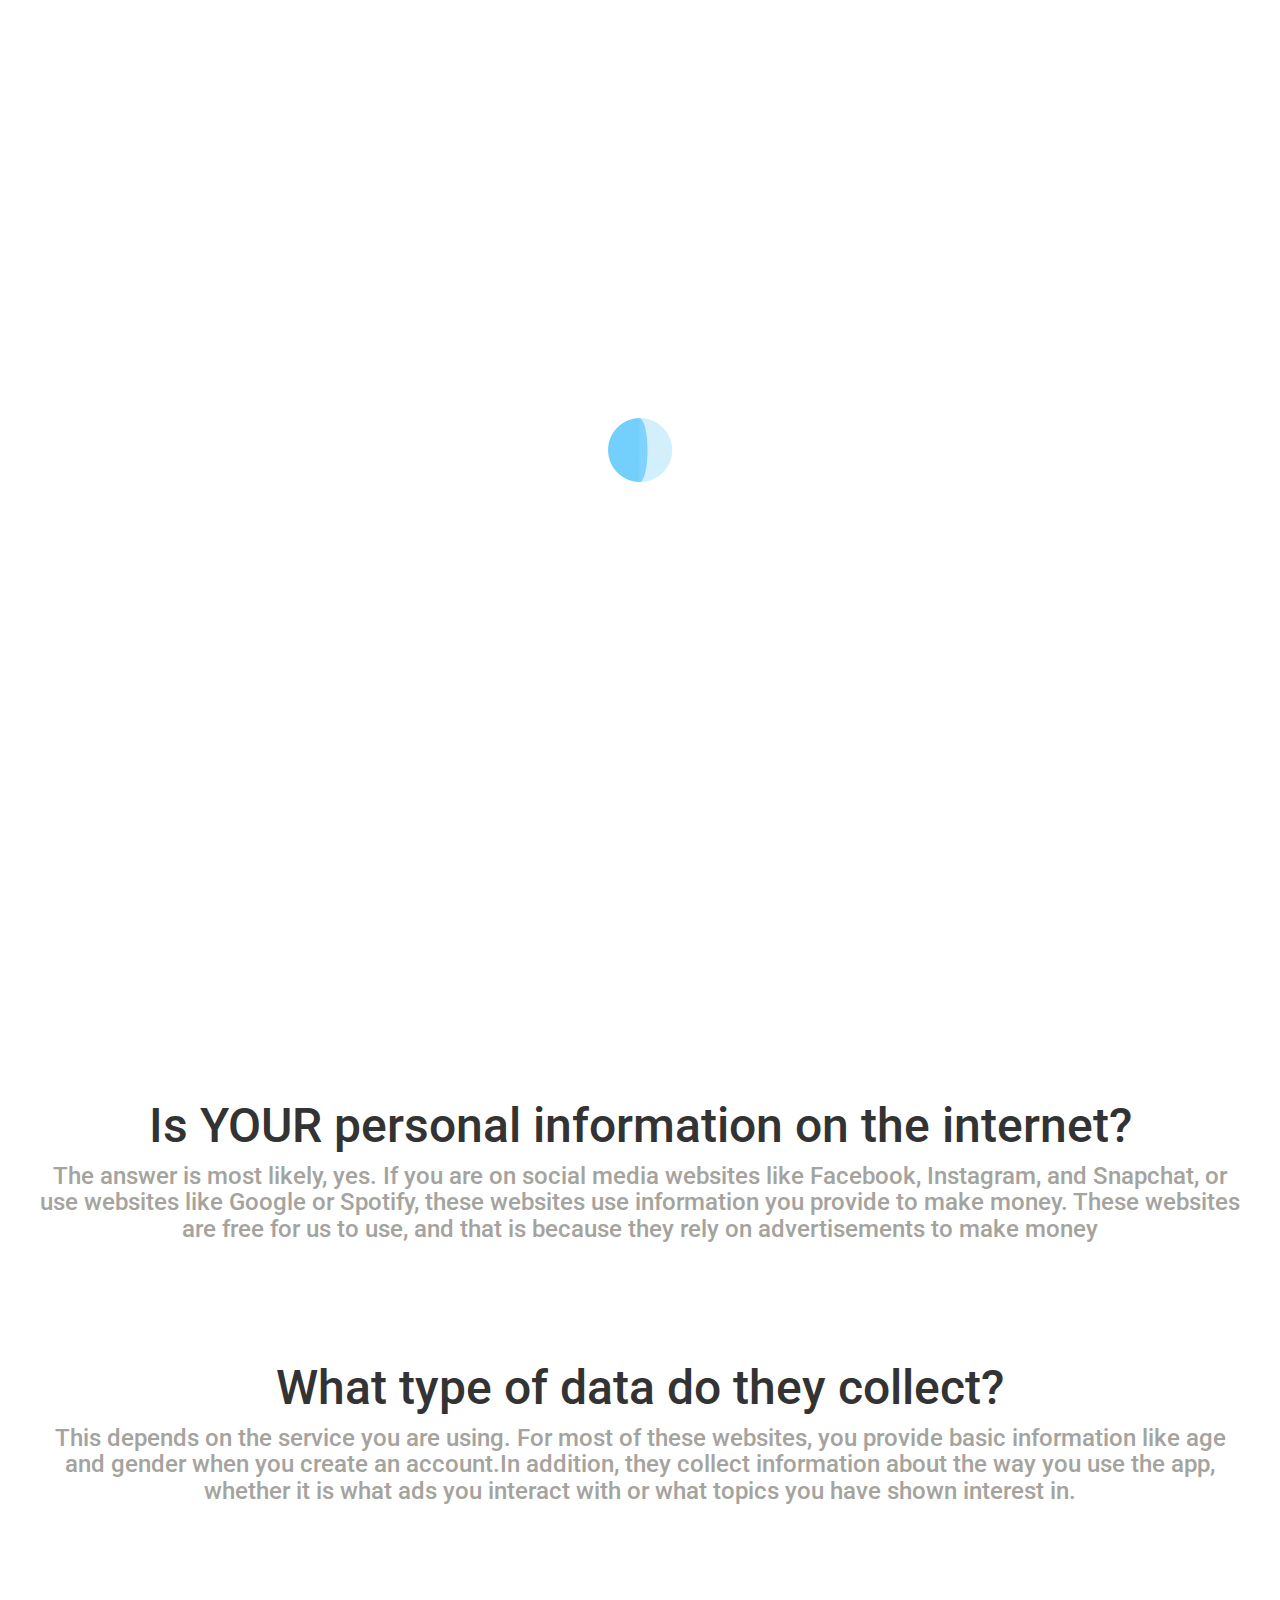
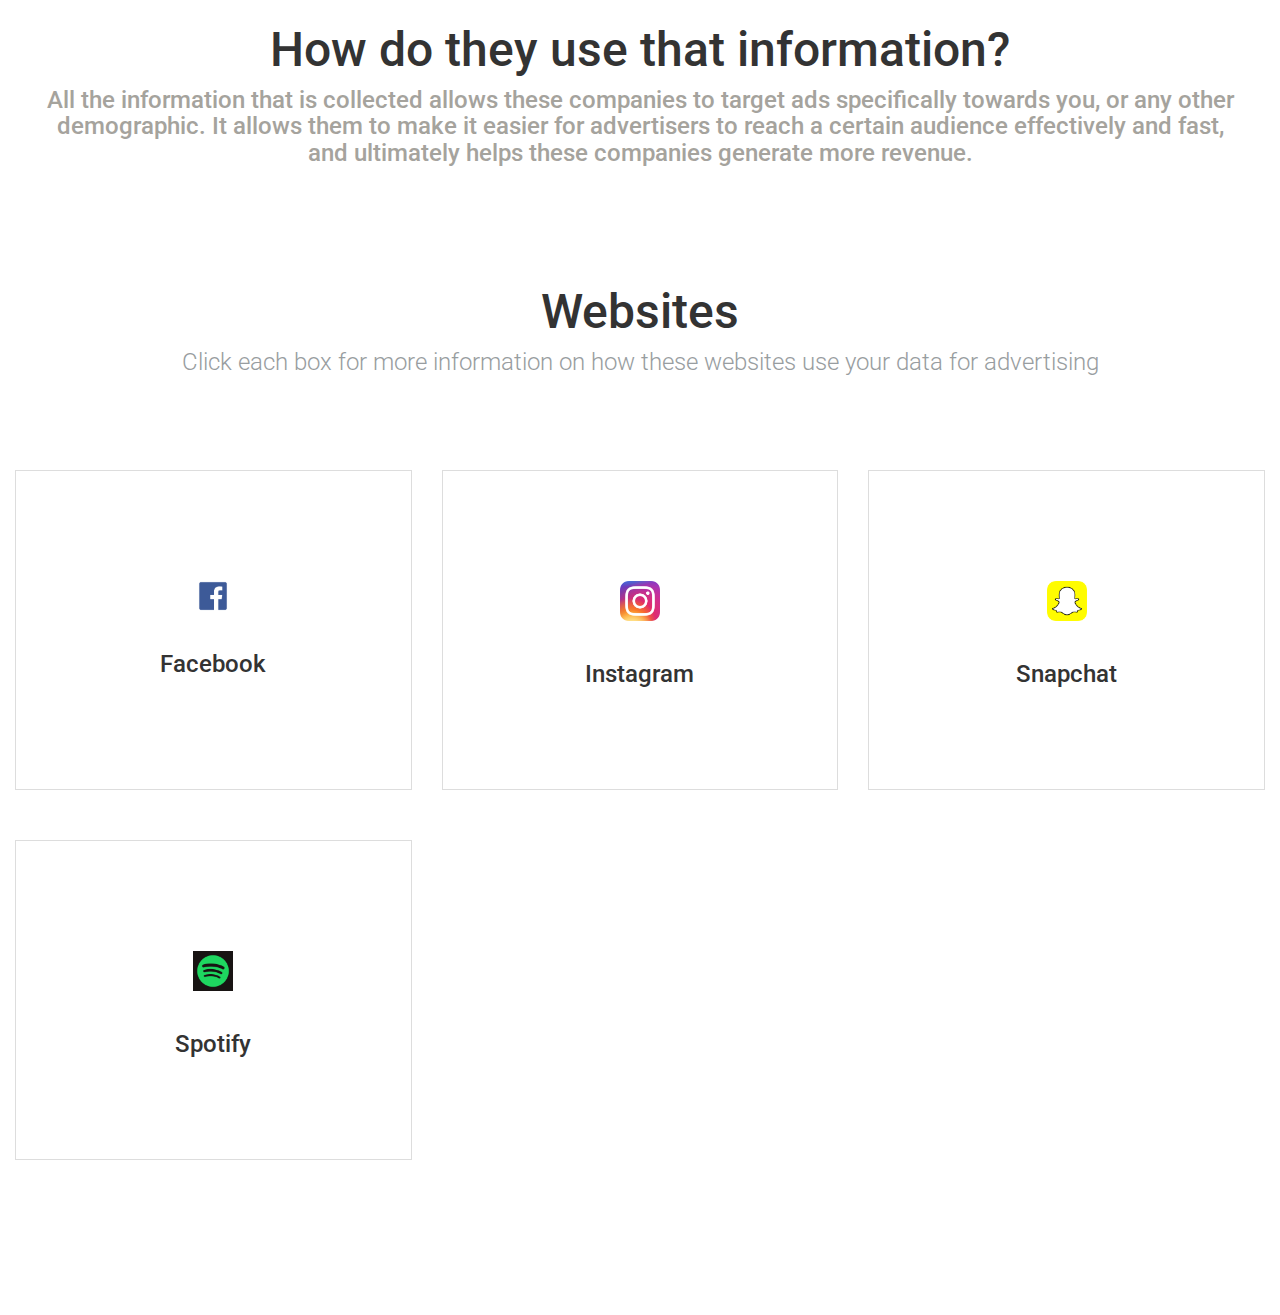
<file: index.html>
<!DOCTYPE html>
<html lang="en">

<head>
	<meta charset="UTF-8">
	<meta http-equiv="X-UA-Compatible" content="IE=edge">
	<meta name="viewport" content="width=device-width, initial-scale=1">
    
    
    <!-- TITLE + CSS -->
    
	<title>Your Info on the Web</title>
	
	<link rel="manifest" href="img/favicons/manifest.json">
	
	<meta name="msapplication-TileColor" content="#00a8ff">
	<meta name="msapplication-config" content="img/favicons/browserconfig.xml">
	<meta name="theme-color" content="#ffffff">
    
    
    <!-- BOOTSTRAP STYLE SHEET -->
    
	<!-- Normalize -->
	<link rel="stylesheet" type="text/css" href="css/normalize.css">
	<!-- Bootstrap -->
	<link rel="stylesheet" type="text/css" href="css/bootstrap.css">
	<!-- Owl -->
	<link rel="stylesheet" type="text/css" href="css/owl.css">
	<!-- Animate.css -->
	<link rel="stylesheet" type="text/css" href="css/animate.css">
	<!-- Font Awesome -->
	<link rel="stylesheet" type="text/css" href="fonts/font-awesome-4.1.0/css/font-awesome.min.css">
	<!-- Elegant Icons -->
	<link rel="stylesheet" type="text/css" href="fonts/eleganticons/et-icons.css">
	<!-- Main style -->
	<link rel="stylesheet" type="text/css" href="css/style.css">
</head>

<body>
	<div class="preloader">
		<img src="img/loader.gif" alt="Preloader image">
	</div>
	<nav class="navbar">
		<div class="container">
			<!-- Brand and toggle get grouped for better mobile display -->
			<div class="navbar-header">
				<button type="button" class="navbar-toggle collapsed" data-toggle="collapse" data-target="#bs-example-navbar-collapse-1">
					<span class="sr-only">Toggle navigation</span>
					<span class="icon-bar"></span>
					<span class="icon-bar"></span>
					<span class="icon-bar"></span>
				</button>
				
			</div>
			<!-- Collect the nav links, forms, and other content for toggling -->
			<div class="collapse navbar-collapse" id="bs-example-navbar-collapse-1">
				<ul class="nav navbar-nav navbar-right main-nav">
					<li><a href="#intro">Intro</a></li>
					<li><a href="#background">Background Information</a></li>
					<li><a href="#websites">Websites</a></li>
					
				</ul>
			</div>
			<!-- /.navbar-collapse -->
		</div>
		<!-- /.container-fluid -->
	</nav>
    
    
    
    <!-- HEADER -->
    
    
	<header id="intro">
		<div class="container">
			<div class="table">
				<div class="header-text">
					<div class="row">
						<div class="col-md-12 text-center">
							<h3 class="light white">Find out how companies use your information</h3>
							<h1 class="white typed">Your information on the internet.</h1>
							<span class="typed-cursor">|</span>
						</div>
					</div>
				</div>
			</div>
		</div>
	</header>
	<section>
		
        
        
        
        <!-- BACKGROUND INFORMATION -->
        
        
        
				
	<section id="background" class="section section-padded">
		
        
            <div class="row text-center title">
				<h2>Is YOUR personal information on the internet?</h2>
				<h4 style="color:#a5a39d">The answer is most likely, yes. If you are on social media websites like Facebook, Instagram, and Snapchat, or use websites like Google or Spotify, these websites use information you provide to make money. These websites are free for us to use, and that is because they rely on advertisements to make money</h4>
			</div>
        
        <div class="row text-center title">
				<h2>What type of data do they collect?</h2>
				<h4 style="color:#a5a39d"> This depends on the service you are using. For most of these websites, you provide basic information like age and gender when you create an account.In addition, they collect information about the way you use the app, whether it is what ads you interact with or what topics you have shown interest in.</h4>
			</div>
        
        <div class="row text-center title">
				<h2>How do they use that information?</h2>
				<h4 style="color:#a5a39d"> All the information that is collected allows these companies to target ads specifically towards you, or any other demographic. It allows them to make it easier for advertisers to reach a certain audience effectively and fast, and ultimately helps these companies generate more revenue.</h4>
			</div>
        
        
        
        
        
        <!-- WEBSITES -->
        
        
        
        <div id = "websites" class="row text-center title">
				<h2>Websites</h2>
				<h4 class="light muted">Click each box for more information on how these websites use your data for advertising</h4>
			</div>
        
        
        
        
			
            
            
            
            
            
            
            <!-- first row -->
            
            
            
        
        
        
            <!-- FACEBOOK -->
        
			<div  class="row services">
				<div class="col-md-4">
                    
                    <a href = "facebook.html">
                    
                    <div class="service" >
						<div class="icon-holder">
							<img src="img/icons/facebook.png" alt="" class="icon">
						</div>
						<h4 class="heading" href = "facebook.html">Facebook</h4>
						<p class="description">How does Facebook use your information?</p>
					</div>
                    
                    </a>
                    
                    
				</div>
                
                
                
                
                <!-- INSTAGRAM -->
                
                
                <a href = "instagram.html">
                
				<div class="col-md-4">
					<div class="service">
						<div class="icon-holder">
							<img src="img/icons/instagram.png" alt="" class="icon">
						</div>
						<h4 class="heading">Instagram</h4>
						<p class="description">How does Instagram use your information?</p>
					</div>
				</div>
                
                </a>
                
                
                
                <!-- SNAPCHAT -->
                
                
                
                <a href = "snapchat.html">
                
				<div class="col-md-4">
					<div class="service">
						<div class="icon-holder">
							<img src="img/icons/snapchat1.png" alt="" class="icon">
						</div>
						<h4 class="heading">Snapchat</h4>
						<p class="description">How does Snapchat use your information?</p>
					</div>
				</div>
			</div>
		</div>
        
        
        </a>
        
        
        
        
        
        <!-- second row -->
        
        
        
        <!-- SPOTIFY -->
        
        
        
        <a href = "spotify.html">
        
        <div class="row services">
				<div class="col-md-4">
					<div class="service">
						<div class="icon-holder">
							<img src="img/icons/spotify.jpg" alt="" class="icon">
						</div>
						<h4 class="heading">Spotify</h4>
						<p class="description">How does Spotify use your information?</p>
					</div>
				</div>
            
            </a>
            
            
            
            
            
            <!-- GOOGLE -->
            
            
            
        
        
          
        
        
        
        
        
        
        
        
        

                
                
                
	<!-- Holder for mobile navigation -->
	<div class="mobile-nav">
		<ul>
		</ul>
		<a href="#" class="close-link"><i class="arrow_up"></i></a>
	</div>
	<!-- Scripts -->
	<script src="js/jquery-1.11.1.min.js"></script>
	<script src="js/owl.carousel.min.js"></script>
	<script src="js/bootstrap.min.js"></script>
	<script src="js/wow.min.js"></script>
	<script src="js/typewriter.js"></script>
	<script src="js/jquery.onepagenav.js"></script>
	<script src="js/main.js"></script>
</body>

</html>
</file>
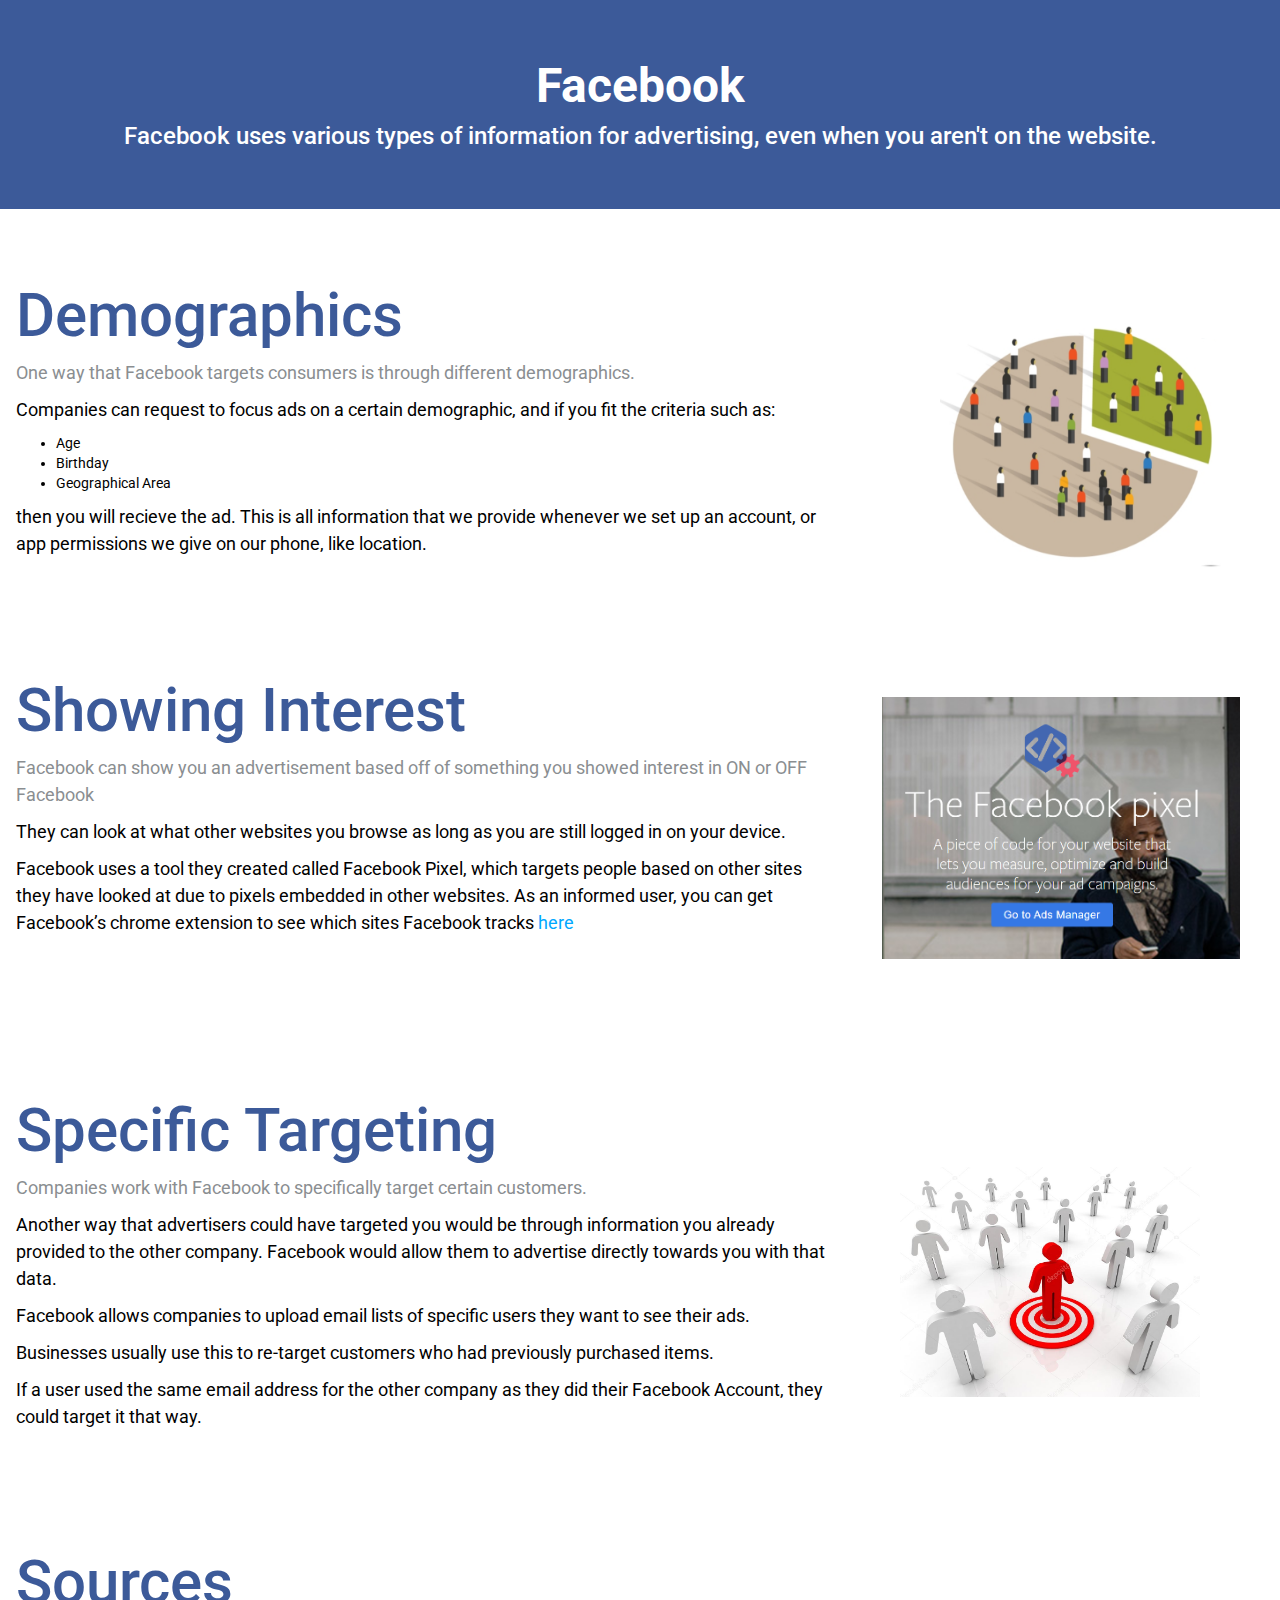
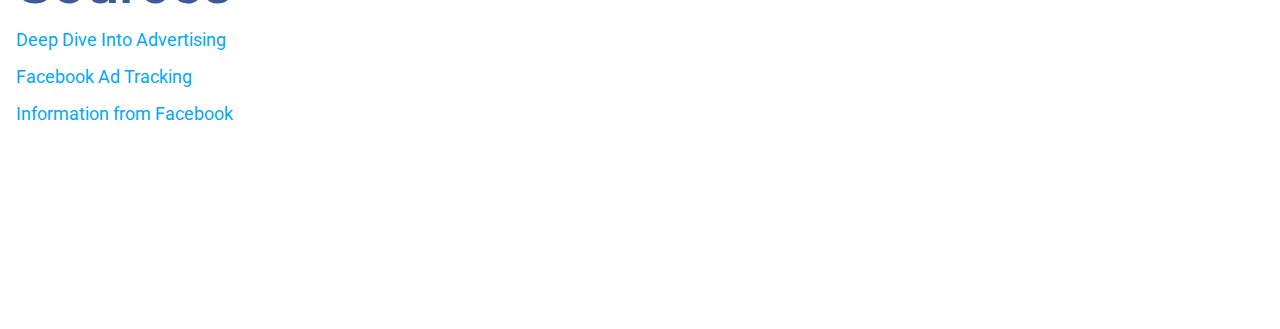
<file: facebook.html>
<!DOCTYPE html>
<html lang="en">
<title>Facebook</title>
<meta charset="UTF-8">
    
    
<!-- code for the image align -->
<head>
<style>
img {
  float: right;
}
    
    

    
</style>
</head>
    

    
<meta name="viewport" content="width=device-width, initial-scale=1">
<link rel="stylesheet" href="https://www.w3schools.com/w3css/4/w3.css">
<link rel="stylesheet" href="https://www.w3schools.com/lib/w3-theme-black.css">
<link rel="stylesheet" href="https://fonts.googleapis.com/css?family=Roboto">
<link rel="stylesheet" href="https://cdnjs.cloudflare.com/ajax/libs/font-awesome/4.7.0/css/font-awesome.min.css">
    
    
    
    <!-- Normalize -->
	<link rel="stylesheet" type="text/css" href="css/normalize.css">
	<!-- Bootstrap -->
	<link rel="stylesheet" type="text/css" href="css/bootstrap.css">
	<!-- Owl -->
	<link rel="stylesheet" type="text/css" href="css/owl.css">
	<!-- Animate.css -->
	<link rel="stylesheet" type="text/css" href="css/animate.css">
	<!-- Font Awesome -->
	<link rel="stylesheet" type="text/css" href="fonts/font-awesome-4.1.0/css/font-awesome.min.css">
	<!-- Elegant Icons -->
	<link rel="stylesheet" type="text/css" href="fonts/eleganticons/et-icons.css">
	<!-- Main style -->
	<link rel="stylesheet" type="text/css" href="css/style.css">
    
    
    
    
    
<style>
html,body,h1,h2,h3,h4,h5,h6 {font-family: "Roboto", sans-serif;}
.w3-sidebar {
  z-index: 3;
  width: 250px;
  top: 43px;
  bottom: 0;
  height: inherit;
}
</style>
    
    
    
    
<body>



<!-- Overlay effect when opening sidebar on small screens -->
<div class="w3-overlay w3-hide-large" onclick="w3_close()" style="cursor:pointer" title="close side menu" id="myOverlay"></div>




    <!-- HEADING -->
    
    <div class="row text-center title" style = "background-color:#3C5A99;" >
	    <h2 style = "color:white"><b>Facebook</b></h2>
				<h4 style = "color:white">Facebook uses various types of information for advertising, even when you aren't on the website.</h4>
			</div>
    
    

    
    
    <! -- First section -->
    
  <div class="w3-row w3-padding-64">
    <div class="w3-twothird w3-container" >
      <h1 style = "color:#3C5A99;">Demographics</h1>
        
        <p>One way that Facebook targets consumers is through different demographics.</p>
        
      <p style="color:black"> Companies can request to focus ads on a certain demographic, and if you fit the criteria such as:
        
        
        </p>
        
        <ul style = "color:black;">
        <li>Age</li>
        <li>Birthday</li>
        <li>Geographical Area</li>
        </ul>
        
      <p style="color:black">then you will recieve the ad. This is all information that we provide whenever we set up an account, or app permissions we give on our phone, like location.</p>
        
    <br/> <br/> <br/> <br/> <br/> 
        
    </div>
      
      <img src="img/demographic.PNG" alt="demographic" style="width:300px;height:300px;margin-left:15px;margin-right:40px">
      
      
      
      
    
    
    
    
        <! -- Second section -->
    
  <div class="w3-row w3-padding-64">
    <div class="w3-twothird w3-container">
      <h1 style = "color:#3C5A99;">Showing Interest</h1>
      <p >Facebook can show you an advertisement based off of something you showed interest in ON or OFF Facebook</p>
        
        <p style="color:black"> They can look at what other websites you browse as long as you are still logged in on your device. </p>
        
        
        
        <p style="color:black">Facebook uses a tool they created called Facebook Pixel, which targets people based on other sites they have looked at due to pixels embedded in other websites. As an informed user, you can get Facebook’s chrome extension to see which sites Facebook tracks <a href = "https://chrome.google.com/webstore/detail/facebook-pixel-helper/fdgfkebogiimcoedlicjlajpkdmockpc?hl=en">here</a></p>
        
         
        
        
      
        
    </div>
      
      
      
      
      <!-- image -->
      <img src="img/facebook%20pixel.PNG" alt="Pineapple" style="max-width:28%;max-height:28%;margin-left:15px;margin-right:40px;margin-top:30px">
   
      
      
      
      
      
      
      
      
  </div>
      
      
    <! -- Third Section -->
    
  <div class="w3-row w3-padding-64">
    <div class="w3-twothird w3-container" >
      <h1 style = "color:#3C5A99">Specific Targeting</h1>
        
        <p>Companies work with Facebook to specifically target certain customers.</p>
        
        <p style="color:black">Another way that advertisers could have targeted you would be through information you already provided to the other company. Facebook would allow them to advertise directly towards you with that data.</p>
        
        <p style="color:black">Facebook allows companies to upload email lists of specific users they want to see their ads. </p>
        
        <p style="color:black">Businesses usually use this to re-target customers who had previously purchased items.</p>
        
        <p style="color:black">If a user used the same email address for the other company as they did their Facebook Account, they could target it that way.</p>
       
        
    <br/> <br/> <br/> <br/> <br/> 
        
    </div>
      
      <img src="img/specific-targeting.jpg" alt="specific targeting" style="width:300px;height:230px;margin-left:15px;margin-right:80px;margin-top:80px;">
      
      
      
    
    
      <div class="w3-row w3-padding-64">
    <div class="w3-twothird w3-container">
      <h1 style = "color:#3C5A99">Sources</h1>
      
        
        <p><a href= "https://neilpatel.com/blog/deep-dive-facebook-advertising/" >Deep Dive Into Advertising</a></p>
        
        <p><a href="https://www.cnbc.com/2018/03/19/how-facebook-ad-tracking-and-targeting-works.html">Facebook Ad Tracking</a></p>
        
        <p><a href= "https://www.facebook.com/help/publisher/185865798634539">Information from Facebook</a></p>
        
        
        
      
        
    </div>
    
    
    
    
    


  

</body>
</html>
</file>
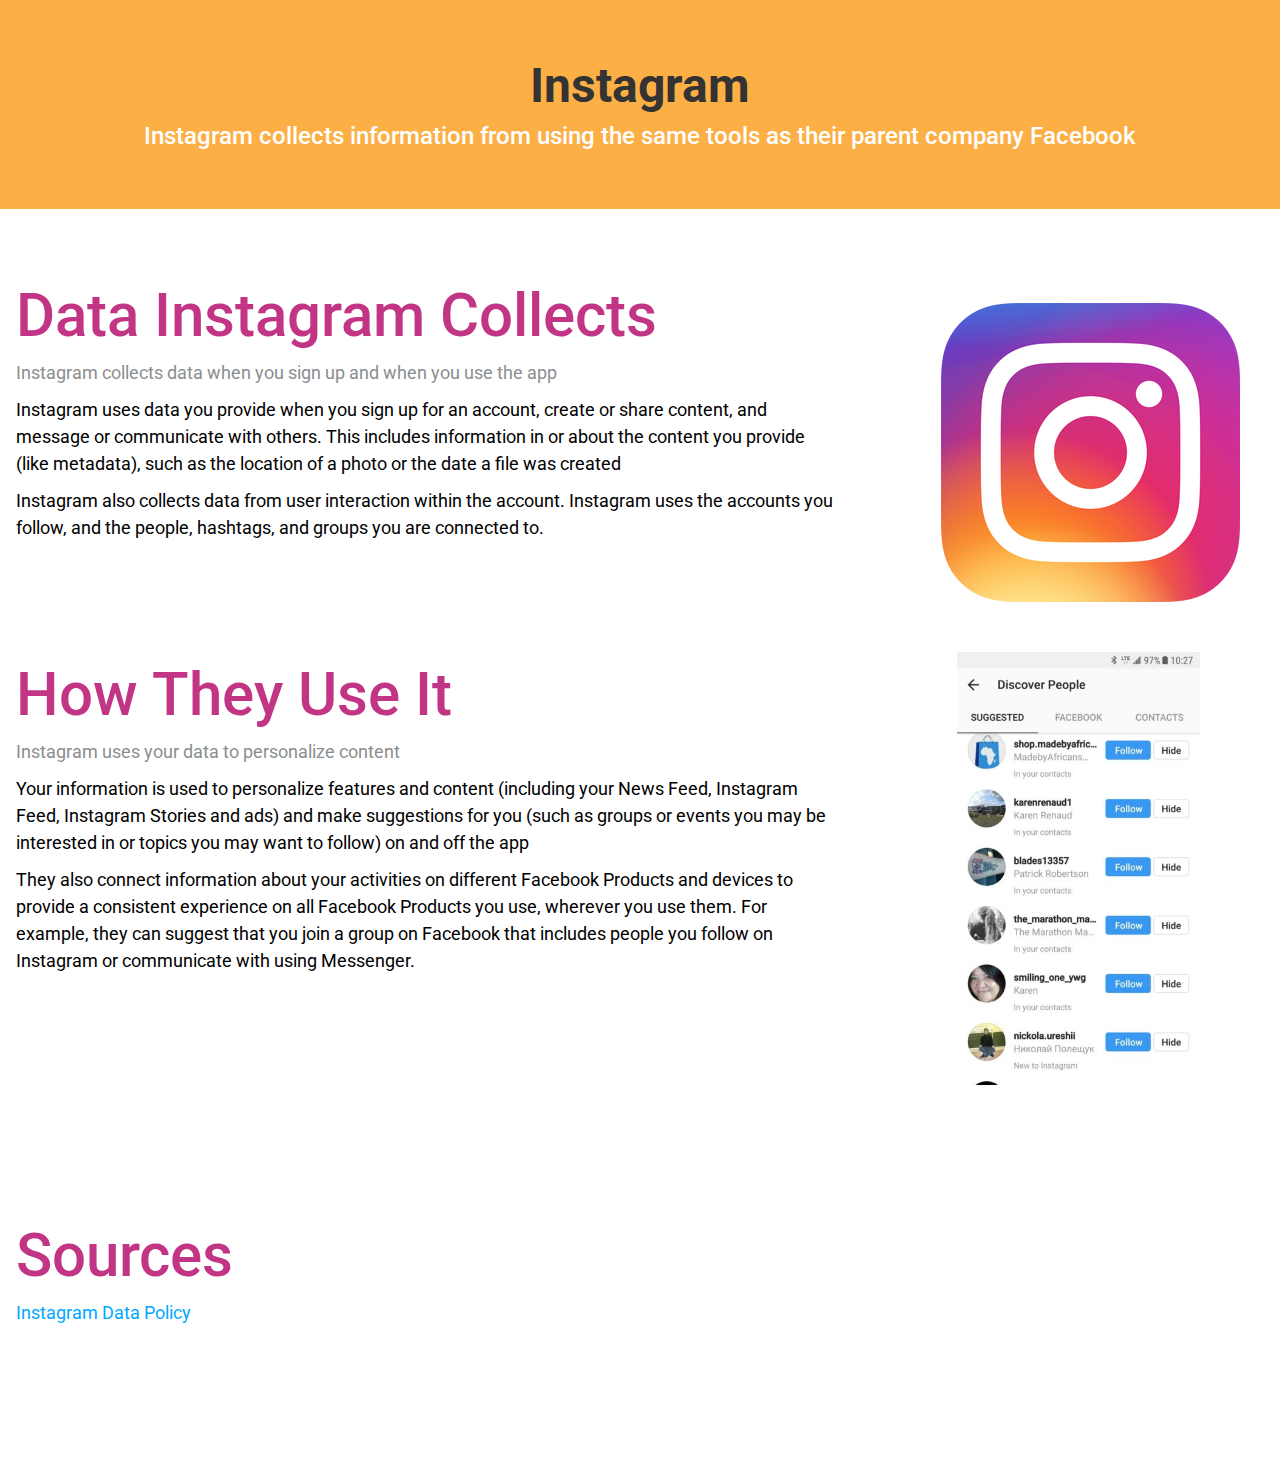
<file: instagram.html>
<!DOCTYPE html>
<html lang="en">
<title>Instagram</title>
<meta charset="UTF-8">
    
    
<!-- code for the image align -->
<head>
<style>
img {
  float: right;
}
    
    

    
</style>
</head>
    

    
<meta name="viewport" content="width=device-width, initial-scale=1">
<link rel="stylesheet" href="https://www.w3schools.com/w3css/4/w3.css">
<link rel="stylesheet" href="https://www.w3schools.com/lib/w3-theme-black.css">
<link rel="stylesheet" href="https://fonts.googleapis.com/css?family=Roboto">
<link rel="stylesheet" href="https://cdnjs.cloudflare.com/ajax/libs/font-awesome/4.7.0/css/font-awesome.min.css">
    
    
    
    <!-- Normalize -->
	<link rel="stylesheet" type="text/css" href="css/normalize.css">
	<!-- Bootstrap -->
	<link rel="stylesheet" type="text/css" href="css/bootstrap.css">
	<!-- Owl -->
	<link rel="stylesheet" type="text/css" href="css/owl.css">
	<!-- Animate.css -->
	<link rel="stylesheet" type="text/css" href="css/animate.css">
	<!-- Font Awesome -->
	<link rel="stylesheet" type="text/css" href="fonts/font-awesome-4.1.0/css/font-awesome.min.css">
	<!-- Elegant Icons -->
	<link rel="stylesheet" type="text/css" href="fonts/eleganticons/et-icons.css">
	<!-- Main style -->
	<link rel="stylesheet" type="text/css" href="css/style.css">
    
    
    
    
    
<style>
html,body,h1,h2,h3,h4,h5,h6 {font-family: "Roboto", sans-serif;}
.w3-sidebar {
  z-index: 3;
  width: 250px;
  top: 43px;
  bottom: 0;
  height: inherit;
}
</style>
    
    
    
    
<body>



<!-- Overlay effect when opening sidebar on small screens -->
<div class="w3-overlay w3-hide-large" onclick="w3_close()" style="cursor:pointer" title="close side menu" id="myOverlay"></div>




    <!-- HEADING -->
    
    <div class="row text-center title" style = "background-color:#FCAF45;" >
	    			<h2><b>Instagram</b></h2>
				<h4 style = "color:white">Instagram collects information from using the same tools as their parent company Facebook
        </h4>
			</div>
    
    

    
    
    <! -- First section -->
    
  <div class="w3-row w3-padding-64">
    <div class="w3-twothird w3-container" >
      <h1  style="color:#C13584">Data Instagram Collects </h1>
        
    <p>Instagram collects data when you sign up and when you use the app</p>
        
      <p style="color:black"> Instagram uses data you provide when you sign up for an account, create or share content, and message or communicate with others. This includes information in or about the content you provide (like metadata), such as the location of a photo or the date a file was created</p>
        
        
    
      <p style="color:black">Instagram also collects data from user interaction within the account. Instagram uses the accounts you follow, and the people, hashtags, and groups you are connected to.  </p>
        
    <br/> <br/> <br/> <br/> <br/> 
        
    </div>
      
      <img src="img/icons/instagram.png" alt="facebook" style="max-width:25%;max-height:25%;;margin-left:20px;margin-right:40px;margin-top:30px">
      
      
      
      
    
    
    
    
        <! -- Second section -->
    
  <div class="w3-row w3-padding-64">
    <div class="w3-twothird w3-container">
      <h1 style="color:#C13584">How They Use It</h1>
      <p >Instagram uses your data to personalize content</p>
        
        <p style="color:black"> Your information is used to personalize features and content (including your News Feed, Instagram Feed, Instagram Stories and ads) and make suggestions for you (such as groups or events you may be interested in or topics you may want to follow) on and off the app </p>
        
        <p style="color:black"> They also connect information about your activities on different Facebook Products and devices to provide a consistent experience on all Facebook Products you use, wherever you use them. For example, they can suggest that you join a group on Facebook that includes people you follow on Instagram or communicate with using Messenger.</p>
        
        
        
        
        
         
        
        
      
        
    </div>
      
      
      
      
      <!-- image -->
      <img src="img/suggested.jpg" alt="Pineapple" style="max-width:19%;max-height:19%;margin-left:15px;margin-right:80px;margin-top:1px">
   
      
      
      
      
      
      
      
      
  </div>
      
      
 
      
      
      
    
    
      <div class="w3-row w3-padding-64">
    <div class="w3-twothird w3-container">
      <h1  style="color:#C13584" >Sources</h1>
      
        
        <p><a href= "https://help.instagram.com/519522125107875?helpref=faq_content" >Instagram Data Policy</a></p>
        
        
        
        
        
      
        
    </div>
    
    
    
    
    


  

</body>
</html>
</file>
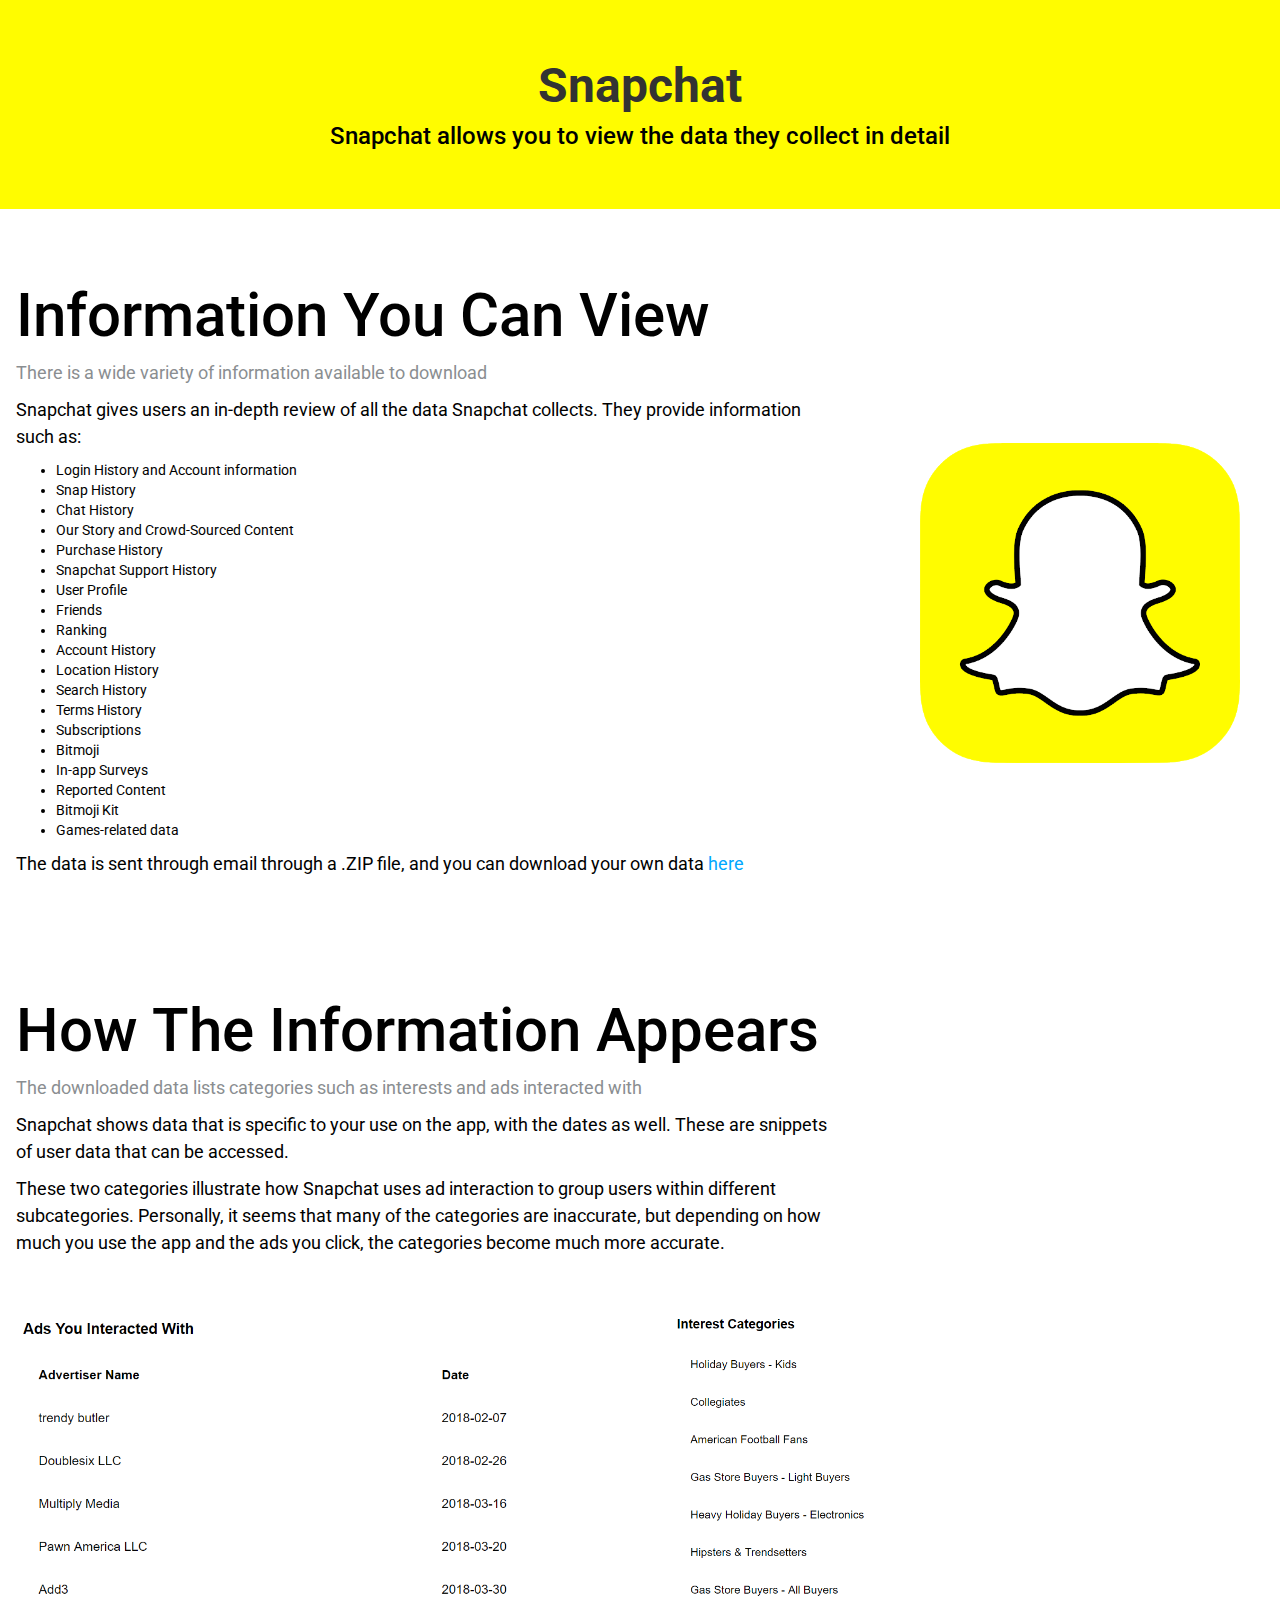
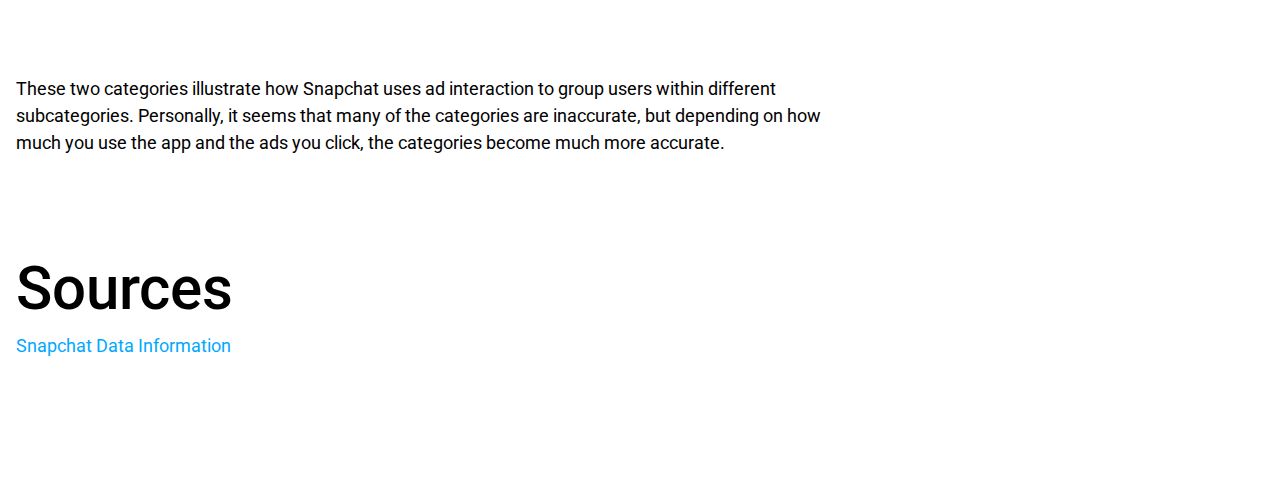
<file: snapchat.html>
<!DOCTYPE html>
<html lang="en">
<title>Snapchat</title>
<meta charset="UTF-8">
    
    
<!-- code for the image align -->
<head>
<style>
img {
  float: right;
}
    
    .center-item{
        
        
        float:left;
        
    }
    
    

    
</style>
</head>
    

    
<meta name="viewport" content="width=device-width, initial-scale=1">
<link rel="stylesheet" href="https://www.w3schools.com/w3css/4/w3.css">
<link rel="stylesheet" href="https://www.w3schools.com/lib/w3-theme-black.css">
<link rel="stylesheet" href="https://fonts.googleapis.com/css?family=Roboto">
<link rel="stylesheet" href="https://cdnjs.cloudflare.com/ajax/libs/font-awesome/4.7.0/css/font-awesome.min.css">
    
    
    
    <!-- Normalize -->
	<link rel="stylesheet" type="text/css" href="css/normalize.css">
	<!-- Bootstrap -->
	<link rel="stylesheet" type="text/css" href="css/bootstrap.css">
	<!-- Owl -->
	<link rel="stylesheet" type="text/css" href="css/owl.css">
	<!-- Animate.css -->
	<link rel="stylesheet" type="text/css" href="css/animate.css">
	<!-- Font Awesome -->
	<link rel="stylesheet" type="text/css" href="fonts/font-awesome-4.1.0/css/font-awesome.min.css">
	<!-- Elegant Icons -->
	<link rel="stylesheet" type="text/css" href="fonts/eleganticons/et-icons.css">
	<!-- Main style -->
	<link rel="stylesheet" type="text/css" href="css/style.css">
    
    
    
    
    
<style>
html,body,h1,h2,h3,h4,h5,h6 {font-family: "Roboto", sans-serif;}
.w3-sidebar {
  z-index: 3;
  width: 250px;
  top: 43px;
  bottom: 0;
  height: inherit;
}
</style>
    
    
    
    
<body>



<!-- Overlay effect when opening sidebar on small screens -->
<div class="w3-overlay w3-hide-large" onclick="w3_close()" style="cursor:pointer" title="close side menu" id="myOverlay"></div>


    
    
    


    <!-- HEADING -->
    
    <div class="row text-center title" style = "background-color:#FFFC00;" >
	    			<h2><b>Snapchat</b></h2>
				<h4 style = "color:black">Snapchat allows you to view the data they collect in detail
        </h4>
			</div>
    
    

    
    
    <! -- First section -->
    
  <div class="w3-row w3-padding-64">
    <div class="w3-twothird w3-container" >
      <h1  style="color:black">Information You Can View </h1>
        
    <p>There is a wide variety of information available to download</p>
        
      <p style="color:black"> Snapchat gives users an in-depth review of all the data Snapchat collects. They provide information such as:</p>
        
        <ul style = "color:black;">
        <li>Login History and Account information</li>
        <li>Snap History</li>
        <li>Chat History</li>
            
        <li>Our Story and Crowd-Sourced Content</li>
<li>Purchase History</li>
<li>Snapchat Support History</li>
<li>User Profile</li>
<li>Friends</li>
<li>Ranking</li>
<li>Account History</li>
<li>Location History</li>
<li>Search History</li>
<li>Terms History</li>
<li>Subscriptions</li>
<li>Bitmoji</li>
<li>In-app Surveys</li>
<li>Reported Content</li>
<li>Bitmoji Kit</li>
<li>Games-related data</li>    
            
            
        </ul>
        
        
        
        
    
      <p style="color:black">The data is sent through email through a .ZIP file, and you can download your own data <a href = "https://support.snapchat.com/en-US/a/download-my-data">here</a></p>
        
    <br/> <br/> <br/> <br/> <br/> 
        
    </div>
      
      <img src="img/icons/snapchat1.png" alt="snapchat" style="max-width:25%;max-height:25%;;margin-left:20px;margin-right:40px;margin-top:170px">
      
      
      
      
    
    
    
    
        <! -- Second section -->
    
  <div class="w3-row w3-padding-64">
    <div class="w3-twothird w3-container">
      <h1 style="color:black">How The Information Appears</h1>
      <p >The downloaded data lists categories such as interests and ads interacted with</p>
        
        <p style="color:black"> Snapchat shows data that is specific to your use on the app, with the dates as well. These are snippets of user data that can be accessed. </p>
        
        <p style="color:black"> These two categories illustrate how Snapchat uses ad interaction to group users within different subcategories. Personally, it seems that many of the categories are inaccurate, but depending on how much you use the app and the ads you click, the categories become much more accurate. </p>
        
        
        
        
        
        
        
         
        
        
      
        
    </div>
      
      
      
      
      <!-- image -->
      <img class ="center-item" src="img/ads-interacted.PNG" alt="image" style="max-width:40%;max-height:40%;margin-left:15px;margin-right:80px;margin-top:45px">
      
   <img class ="center-item" src="img/interest-categories.PNG" alt="image" style="max-width:23%;max-height:23%;margin-left:15px;margin-right:80px;margin-top:45px">
      
      
      
      
      
      
      
      
      
      
      
  </div>
      
      <div class="w3-twothird w3-container" >
      
      <p style="color:black"> These two categories illustrate how Snapchat uses ad interaction to group users within different subcategories. Personally, it seems that many of the categories are inaccurate, but depending on how much you use the app and the ads you click, the categories become much more accurate. </p>
        
      
      <br/><br/><br/><br/>
      
      </div>
      
      
 
      
      
      
    
    
      <div class="w3-row w3-padding-64">
    <div class="w3-twothird w3-container">
      <h1  style="color:black" >Sources</h1>
      
        
        <p><a href= "https://support.snapchat.com/en-US/a/download-my-data" >Snapchat Data Information</a></p>
        
        
        
        
        
      
        
    </div>
    
    
    
    
    


  

</body>
</html>
</file>
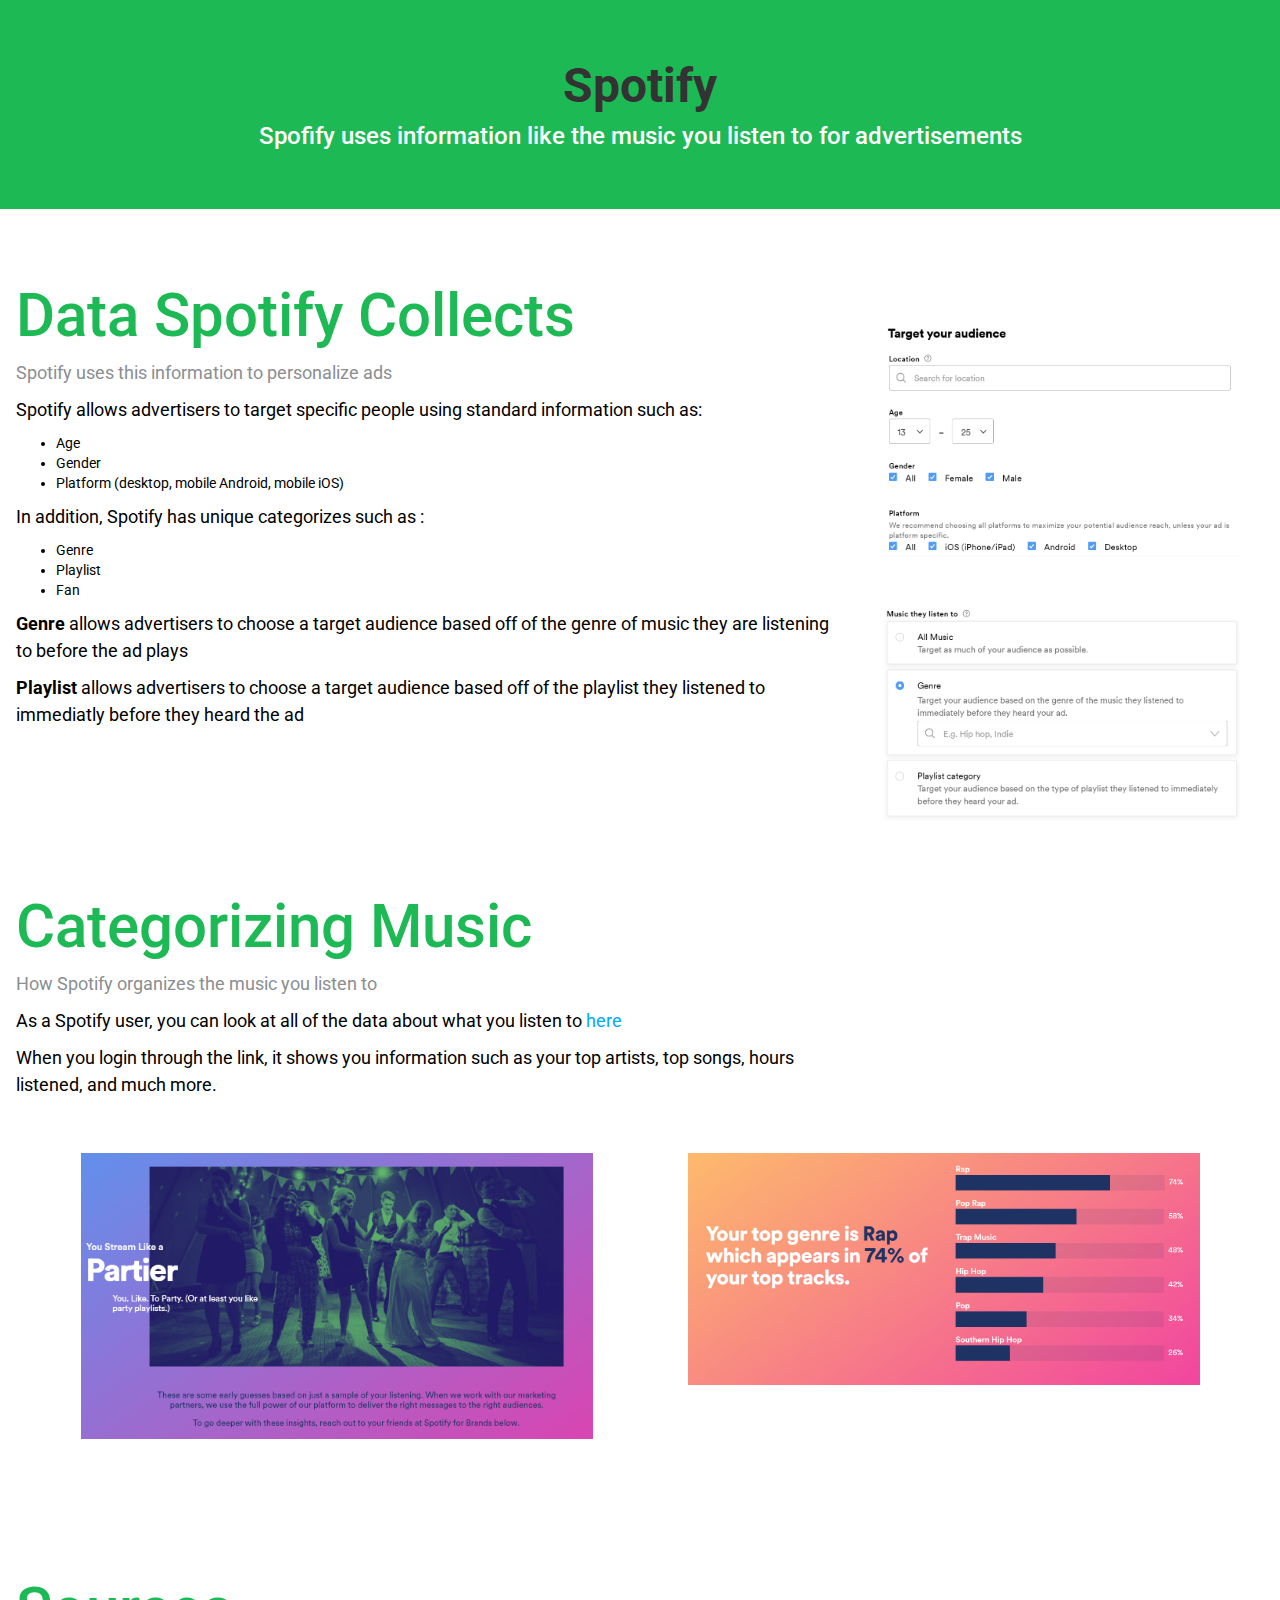
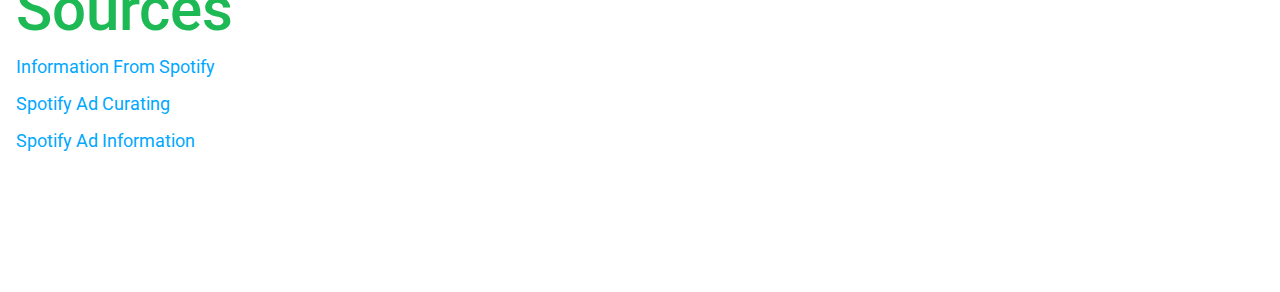
<file: spotify.html>
<!DOCTYPE html>
<html lang="en">
<title>Spofify</title>
<meta charset="UTF-8">
    
    
<!-- code for the image align -->
<head>
<style>
img {
  float: right;
}
    
    

    
</style>
</head>
    

    
<meta name="viewport" content="width=device-width, initial-scale=1">
<link rel="stylesheet" href="https://www.w3schools.com/w3css/4/w3.css">
<link rel="stylesheet" href="https://www.w3schools.com/lib/w3-theme-black.css">
<link rel="stylesheet" href="https://fonts.googleapis.com/css?family=Roboto">
<link rel="stylesheet" href="https://cdnjs.cloudflare.com/ajax/libs/font-awesome/4.7.0/css/font-awesome.min.css">
    
    
    
    <!-- Normalize -->
	<link rel="stylesheet" type="text/css" href="css/normalize.css">
	<!-- Bootstrap -->
	<link rel="stylesheet" type="text/css" href="css/bootstrap.css">
	<!-- Owl -->
	<link rel="stylesheet" type="text/css" href="css/owl.css">
	<!-- Animate.css -->
	<link rel="stylesheet" type="text/css" href="css/animate.css">
	<!-- Font Awesome -->
	<link rel="stylesheet" type="text/css" href="fonts/font-awesome-4.1.0/css/font-awesome.min.css">
	<!-- Elegant Icons -->
	<link rel="stylesheet" type="text/css" href="fonts/eleganticons/et-icons.css">
	<!-- Main style -->
	<link rel="stylesheet" type="text/css" href="css/style.css">
    
    
    
    
    
<style>
html,body,h1,h2,h3,h4,h5,h6 {font-family: "Roboto", sans-serif;}
.w3-sidebar {
  z-index: 3;
  width: 250px;
  top: 43px;
  bottom: 0;
  height: inherit;
}
</style>
    
    
    
    
<body>



<!-- Overlay effect when opening sidebar on small screens -->
<div class="w3-overlay w3-hide-large" onclick="w3_close()" style="cursor:pointer" title="close side menu" id="myOverlay"></div>




    <!-- HEADING -->
    
    <div class="row text-center title" style = "background-color:#1DB954;" >
	    			<h2><b>Spotify</b></h2>
				<h4 style = "color:white">Spofify uses information like the music you listen to for advertisements
        </h4>
			</div>
    
    

    
    
    <! -- First section -->
    
  <div class="w3-row w3-padding-64">
    <div class="w3-twothird w3-container" >
      <h1  style="color:#1DB954">Data Spotify Collects</h1>
        
    <p>Spotify uses this information to personalize ads</p>
        
      <p style="color:black">Spotify allows advertisers to target specific people using standard information such as: </p>
        
        
        
        <ul style = "color:black;">
        <li>Age</li>
        <li>Gender</li>
        <li>Platform (desktop, mobile Android, mobile iOS)</li>
        </ul>
        
        
        
    
      <p style="color:black">In addition, Spotify has unique categorizes such as : </p>
        
        <ul style = "color:black;">
        <li>Genre</li>
        <li>Playlist</li>
        <li>Fan</li>
        </ul>
        
        
        <p style="color:black"><b>Genre</b> allows advertisers to choose a target audience based off of the genre of music they are listening to before the ad plays</p>
        
        <p style="color:black"><b>Playlist</b> allows advertisers to choose a target audience based off of the playlist they listened to immediatly before they heard the ad<p>
        
        
        
        
        
        
        
        
        
    <br/> <br/> <br/> <br/> <br/> 
        
    </div>
      
      <img src="img/Location%20and%20Age.PNG" alt="image" style="max-width:28%;max-height:28%;;margin-left:20px;margin-right:40px;margin-top:50px">
      
      <img src="img/music%20they%20listen%20to.PNG" alt="image" style="max-width:28%;max-height:28%;;margin-left:20px;margin-right:40px;margin-top:50px">
      
      
      
      
    
    
    
    
        <! -- Second section -->
    
  <div class="w3-row w3-padding-64">
    <div class="w3-twothird w3-container">
      <h1 style="color:#1DB954">Categorizing Music</h1>
      <p >How Spotify organizes the music you listen to</p>
        
        <p style="color:black"> As a Spotify user, you can look at all of the data about what you listen to <a href ="https://spotify.me/en">here</a></p>
        
        <p style="color:black"> When you login through the link, it shows you information such as your top artists, top songs, hours listened, and much more.</p>
        
        
        
        
        
         
        
        
      
        
    </div>
      
      
      
      
      <!-- image -->
      <!-- image -->
      <img class ="center-item" src="img/i%20listen%20to%20alot%20of%20rap.PNG" alt="image" style="max-width:40%;max-height:40%;margin-left:15px;margin-right:80px;margin-top:45px">
      
   <img class ="center-item" src="img/partier.PNG" alt="image" style="max-width:40%;max-height:40%;margin-left:15px;margin-right:80px;margin-top:45px">
   
      
      
      
      
      
      
      
      
  </div>
      
      
 
      
      
      
    
    
      <div class="w3-row w3-padding-64">
    <div class="w3-twothird w3-container">
      <h1  style="color:#1DB954" >Sources</h1>
      
        
        <p><a href= "https://adstudio.spotify.com/faq" >Information From Spotify</a></p>
        
        <p><a href= "https://lifehacker.com/this-is-how-spotify-curates-ads-for-you-1796852493" >Spotify Ad Curating</a></p>
        
        <p><a href= "https://www.engadget.com/2016/07/21/spotify-is-now-selling-your-information-to-advertisers/" >Spotify Ad Information</a></p>
        
        
        
        
        
        
        
      
        
    </div>
    
    
    
    
    


  

</body>
</html>
</file>
<file: fonts/eleganticons/et-icons.css>
@font-face {
	font-family: 'ElegantIcons';
	src:url('ElegantIcons.eot');
	src:url('ElegantIcons.eot?#iefix') format('embedded-opentype'),
		url('ElegantIcons.woff') format('woff'),
		url('ElegantIcons.ttf') format('truetype'),
		url('ElegantIcons.svg#ElegantIcons') format('svg');
	font-weight: normal;
	font-style: normal;
}

/* Use the following CSS code if you want to use data attributes for inserting your icons */
[data-icon]:before {
	font-family: 'ElegantIcons';
	content: attr(data-icon);
	speak: none;
	font-weight: normal;
	font-variant: normal;
	text-transform: none;
	line-height: 1;
	-webkit-font-smoothing: antialiased;
	-moz-osx-font-smoothing: grayscale;
}

/* Use the following CSS code if you want to have a class per icon */
/*
Instead of a list of all class selectors,
you can use the generic selector below, but it's slower:
[class*="your-class-prefix"] {
*/
.arrow_up, .arrow_down, .arrow_left, .arrow_right, .arrow_left-up, .arrow_right-up, .arrow_right-down, .arrow_left-down, .arrow-up-down, .arrow_up-down_alt, .arrow_left-right_alt, .arrow_left-right, .arrow_expand_alt2, .arrow_expand_alt, .arrow_condense, .arrow_expand, .arrow_move, .arrow_carrot-up, .arrow_carrot-down, .arrow_carrot-left, .arrow_carrot-right, .arrow_carrot-2up, .arrow_carrot-2down, .arrow_carrot-2left, .arrow_carrot-2right, .arrow_carrot-up_alt2, .arrow_carrot-down_alt2, .arrow_carrot-left_alt2, .arrow_carrot-right_alt2, .arrow_carrot-2up_alt2, .arrow_carrot-2down_alt2, .arrow_carrot-2left_alt2, .arrow_carrot-2right_alt2, .arrow_triangle-up, .arrow_triangle-down, .arrow_triangle-left, .arrow_triangle-right, .arrow_triangle-up_alt2, .arrow_triangle-down_alt2, .arrow_triangle-left_alt2, .arrow_triangle-right_alt2, .arrow_back, .icon_minus-06, .icon_plus, .icon_close, .icon_check, .icon_minus_alt2, .icon_plus_alt2, .icon_close_alt2, .icon_check_alt2, .icon_zoom-out_alt, .icon_zoom-in_alt, .icon_search, .icon_box-empty, .icon_box-selected, .icon_minus-box, .icon_plus-box, .icon_box-checked, .icon_circle-empty, .icon_circle-slelected, .icon_stop_alt2, .icon_stop, .icon_pause_alt2, .icon_pause, .icon_menu, .icon_menu-square_alt2, .icon_menu-circle_alt2, .icon_ul, .icon_ol, .icon_adjust-horiz, .icon_adjust-vert, .icon_document_alt, .icon_documents_alt, .icon_pencil, .icon_pencil-edit_alt, .icon_pencil-edit, .icon_folder-alt, .icon_folder-open_alt, .icon_folder-add_alt, .icon_info_alt, .icon_error-oct_alt, .icon_error-circle_alt, .icon_error-triangle_alt, .icon_question_alt2, .icon_question, .icon_comment_alt, .icon_chat_alt, .icon_vol-mute_alt, .icon_volume-low_alt, .icon_volume-high_alt, .icon_quotations, .icon_quotations_alt2, .icon_clock_alt, .icon_lock_alt, .icon_lock-open_alt, .icon_key_alt, .icon_cloud_alt, .icon_cloud-upload_alt, .icon_cloud-download_alt, .icon_image, .icon_images, .icon_lightbulb_alt, .icon_gift_alt, .icon_house_alt, .icon_genius, .icon_mobile, .icon_tablet, .icon_laptop, .icon_desktop, .icon_camera_alt, .icon_mail_alt, .icon_cone_alt, .icon_ribbon_alt, .icon_bag_alt, .icon_creditcard, .icon_cart_alt, .icon_paperclip, .icon_tag_alt, .icon_tags_alt, .icon_trash_alt, .icon_cursor_alt, .icon_mic_alt, .icon_compass_alt, .icon_pin_alt, .icon_pushpin_alt, .icon_map_alt, .icon_drawer_alt, .icon_toolbox_alt, .icon_book_alt, .icon_calendar, .icon_film, .icon_table, .icon_contacts_alt, .icon_headphones, .icon_lifesaver, .icon_piechart, .icon_refresh, .icon_link_alt, .icon_link, .icon_loading, .icon_blocked, .icon_archive_alt, .icon_heart_alt, .icon_star_alt, .icon_star-half_alt, .icon_star, .icon_star-half, .icon_tools, .icon_tool, .icon_cog, .icon_cogs, .arrow_up_alt, .arrow_down_alt, .arrow_left_alt, .arrow_right_alt, .arrow_left-up_alt, .arrow_right-up_alt, .arrow_right-down_alt, .arrow_left-down_alt, .arrow_condense_alt, .arrow_expand_alt3, .arrow_carrot_up_alt, .arrow_carrot-down_alt, .arrow_carrot-left_alt, .arrow_carrot-right_alt, .arrow_carrot-2up_alt, .arrow_carrot-2dwnn_alt, .arrow_carrot-2left_alt, .arrow_carrot-2right_alt, .arrow_triangle-up_alt, .arrow_triangle-down_alt, .arrow_triangle-left_alt, .arrow_triangle-right_alt, .icon_minus_alt, .icon_plus_alt, .icon_close_alt, .icon_check_alt, .icon_zoom-out, .icon_zoom-in, .icon_stop_alt, .icon_menu-square_alt, .icon_menu-circle_alt, .icon_document, .icon_documents, .icon_pencil_alt, .icon_folder, .icon_folder-open, .icon_folder-add, .icon_folder_upload, .icon_folder_download, .icon_info, .icon_error-circle, .icon_error-oct, .icon_error-triangle, .icon_question_alt, .icon_comment, .icon_chat, .icon_vol-mute, .icon_volume-low, .icon_volume-high, .icon_quotations_alt, .icon_clock, .icon_lock, .icon_lock-open, .icon_key, .icon_cloud, .icon_cloud-upload, .icon_cloud-download, .icon_lightbulb, .icon_gift, .icon_house, .icon_camera, .icon_mail, .icon_cone, .icon_ribbon, .icon_bag, .icon_cart, .icon_tag, .icon_tags, .icon_trash, .icon_cursor, .icon_mic, .icon_compass, .icon_pin, .icon_pushpin, .icon_map, .icon_drawer, .icon_toolbox, .icon_book, .icon_contacts, .icon_archive, .icon_heart, .icon_profile, .icon_group, .icon_grid-2x2, .icon_grid-3x3, .icon_music, .icon_pause_alt, .icon_phone, .icon_upload, .icon_download, .social_facebook, .social_twitter, .social_pinterest, .social_googleplus, .social_tumblr, .social_tumbleupon, .social_wordpress, .social_instagram, .social_dribbble, .social_vimeo, .social_linkedin, .social_rss, .social_deviantart, .social_share, .social_myspace, .social_skype, .social_youtube, .social_picassa, .social_googledrive, .social_flickr, .social_blogger, .social_spotify, .social_delicious, .social_facebook_circle, .social_twitter_circle, .social_pinterest_circle, .social_googleplus_circle, .social_tumblr_circle, .social_stumbleupon_circle, .social_wordpress_circle, .social_instagram_circle, .social_dribbble_circle, .social_vimeo_circle, .social_linkedin_circle, .social_rss_circle, .social_deviantart_circle, .social_share_circle, .social_myspace_circle, .social_skype_circle, .social_youtube_circle, .social_picassa_circle, .social_googledrive_alt2, .social_flickr_circle, .social_blogger_circle, .social_spotify_circle, .social_delicious_circle, .social_facebook_square, .social_twitter_square, .social_pinterest_square, .social_googleplus_square, .social_tumblr_square, .social_stumbleupon_square, .social_wordpress_square, .social_instagram_square, .social_dribbble_square, .social_vimeo_square, .social_linkedin_square, .social_rss_square, .social_deviantart_square, .social_share_square, .social_myspace_square, .social_skype_square, .social_youtube_square, .social_picassa_square, .social_googledrive_square, .social_flickr_square, .social_blogger_square, .social_spotify_square, .social_delicious_square, .icon_printer, .icon_calulator, .icon_building, .icon_floppy, .icon_drive, .icon_search-2, .icon_id, .icon_id-2, .icon_puzzle, .icon_like, .icon_dislike, .icon_mug, .icon_currency, .icon_wallet, .icon_pens, .icon_easel, .icon_flowchart, .icon_datareport, .icon_briefcase, .icon_shield, .icon_percent, .icon_globe, .icon_globe-2, .icon_target, .icon_hourglass, .icon_balance, .icon_rook, .icon_printer-alt, .icon_calculator_alt, .icon_building_alt, .icon_floppy_alt, .icon_drive_alt, .icon_search_alt, .icon_id_alt, .icon_id-2_alt, .icon_puzzle_alt, .icon_like_alt, .icon_dislike_alt, .icon_mug_alt, .icon_currency_alt, .icon_wallet_alt, .icon_pens_alt, .icon_easel_alt, .icon_flowchart_alt, .icon_datareport_alt, .icon_briefcase_alt, .icon_shield_alt, .icon_percent_alt, .icon_globe_alt, .icon_clipboard {
	font-family: 'ElegantIcons';
	speak: none;
	font-style: normal;
	font-weight: normal;
	font-variant: normal;
	text-transform: none;
	line-height: 1;
	-webkit-font-smoothing: antialiased;
}
.arrow_up:before {
	content: "\21";
}
.arrow_down:before {
	content: "\22";
}
.arrow_left:before {
	content: "\23";
}
.arrow_right:before {
	content: "\24";
}
.arrow_left-up:before {
	content: "\25";
}
.arrow_right-up:before {
	content: "\26";
}
.arrow_right-down:before {
	content: "\27";
}
.arrow_left-down:before {
	content: "\28";
}
.arrow-up-down:before {
	content: "\29";
}
.arrow_up-down_alt:before {
	content: "\2a";
}
.arrow_left-right_alt:before {
	content: "\2b";
}
.arrow_left-right:before {
	content: "\2c";
}
.arrow_expand_alt2:before {
	content: "\2d";
}
.arrow_expand_alt:before {
	content: "\2e";
}
.arrow_condense:before {
	content: "\2f";
}
.arrow_expand:before {
	content: "\30";
}
.arrow_move:before {
	content: "\31";
}
.arrow_carrot-up:before {
	content: "\32";
}
.arrow_carrot-down:before {
	content: "\33";
}
.arrow_carrot-left:before {
	content: "\34";
}
.arrow_carrot-right:before {
	content: "\35";
}
.arrow_carrot-2up:before {
	content: "\36";
}
.arrow_carrot-2down:before {
	content: "\37";
}
.arrow_carrot-2left:before {
	content: "\38";
}
.arrow_carrot-2right:before {
	content: "\39";
}
.arrow_carrot-up_alt2:before {
	content: "\3a";
}
.arrow_carrot-down_alt2:before {
	content: "\3b";
}
.arrow_carrot-left_alt2:before {
	content: "\3c";
}
.arrow_carrot-right_alt2:before {
	content: "\3d";
}
.arrow_carrot-2up_alt2:before {
	content: "\3e";
}
.arrow_carrot-2down_alt2:before {
	content: "\3f";
}
.arrow_carrot-2left_alt2:before {
	content: "\40";
}
.arrow_carrot-2right_alt2:before {
	content: "\41";
}
.arrow_triangle-up:before {
	content: "\42";
}
.arrow_triangle-down:before {
	content: "\43";
}
.arrow_triangle-left:before {
	content: "\44";
}
.arrow_triangle-right:before {
	content: "\45";
}
.arrow_triangle-up_alt2:before {
	content: "\46";
}
.arrow_triangle-down_alt2:before {
	content: "\47";
}
.arrow_triangle-left_alt2:before {
	content: "\48";
}
.arrow_triangle-right_alt2:before {
	content: "\49";
}
.arrow_back:before {
	content: "\4a";
}
.icon_minus-06:before {
	content: "\4b";
}
.icon_plus:before {
	content: "\4c";
}
.icon_close:before {
	content: "\4d";
}
.icon_check:before {
	content: "\4e";
}
.icon_minus_alt2:before {
	content: "\4f";
}
.icon_plus_alt2:before {
	content: "\50";
}
.icon_close_alt2:before {
	content: "\51";
}
.icon_check_alt2:before {
	content: "\52";
}
.icon_zoom-out_alt:before {
	content: "\53";
}
.icon_zoom-in_alt:before {
	content: "\54";
}
.icon_search:before {
	content: "\55";
}
.icon_box-empty:before {
	content: "\56";
}
.icon_box-selected:before {
	content: "\57";
}
.icon_minus-box:before {
	content: "\58";
}
.icon_plus-box:before {
	content: "\59";
}
.icon_box-checked:before {
	content: "\5a";
}
.icon_circle-empty:before {
	content: "\5b";
}
.icon_circle-slelected:before {
	content: "\5c";
}
.icon_stop_alt2:before {
	content: "\5d";
}
.icon_stop:before {
	content: "\5e";
}
.icon_pause_alt2:before {
	content: "\5f";
}
.icon_pause:before {
	content: "\60";
}
.icon_menu:before {
	content: "\61";
}
.icon_menu-square_alt2:before {
	content: "\62";
}
.icon_menu-circle_alt2:before {
	content: "\63";
}
.icon_ul:before {
	content: "\64";
}
.icon_ol:before {
	content: "\65";
}
.icon_adjust-horiz:before {
	content: "\66";
}
.icon_adjust-vert:before {
	content: "\67";
}
.icon_document_alt:before {
	content: "\68";
}
.icon_documents_alt:before {
	content: "\69";
}
.icon_pencil:before {
	content: "\6a";
}
.icon_pencil-edit_alt:before {
	content: "\6b";
}
.icon_pencil-edit:before {
	content: "\6c";
}
.icon_folder-alt:before {
	content: "\6d";
}
.icon_folder-open_alt:before {
	content: "\6e";
}
.icon_folder-add_alt:before {
	content: "\6f";
}
.icon_info_alt:before {
	content: "\70";
}
.icon_error-oct_alt:before {
	content: "\71";
}
.icon_error-circle_alt:before {
	content: "\72";
}
.icon_error-triangle_alt:before {
	content: "\73";
}
.icon_question_alt2:before {
	content: "\74";
}
.icon_question:before {
	content: "\75";
}
.icon_comment_alt:before {
	content: "\76";
}
.icon_chat_alt:before {
	content: "\77";
}
.icon_vol-mute_alt:before {
	content: "\78";
}
.icon_volume-low_alt:before {
	content: "\79";
}
.icon_volume-high_alt:before {
	content: "\7a";
}
.icon_quotations:before {
	content: "\7b";
}
.icon_quotations_alt2:before {
	content: "\7c";
}
.icon_clock_alt:before {
	content: "\7d";
}
.icon_lock_alt:before {
	content: "\7e";
}
.icon_lock-open_alt:before {
	content: "\e000";
}
.icon_key_alt:before {
	content: "\e001";
}
.icon_cloud_alt:before {
	content: "\e002";
}
.icon_cloud-upload_alt:before {
	content: "\e003";
}
.icon_cloud-download_alt:before {
	content: "\e004";
}
.icon_image:before {
	content: "\e005";
}
.icon_images:before {
	content: "\e006";
}
.icon_lightbulb_alt:before {
	content: "\e007";
}
.icon_gift_alt:before {
	content: "\e008";
}
.icon_house_alt:before {
	content: "\e009";
}
.icon_genius:before {
	content: "\e00a";
}
.icon_mobile:before {
	content: "\e00b";
}
.icon_tablet:before {
	content: "\e00c";
}
.icon_laptop:before {
	content: "\e00d";
}
.icon_desktop:before {
	content: "\e00e";
}
.icon_camera_alt:before {
	content: "\e00f";
}
.icon_mail_alt:before {
	content: "\e010";
}
.icon_cone_alt:before {
	content: "\e011";
}
.icon_ribbon_alt:before {
	content: "\e012";
}
.icon_bag_alt:before {
	content: "\e013";
}
.icon_creditcard:before {
	content: "\e014";
}
.icon_cart_alt:before {
	content: "\e015";
}
.icon_paperclip:before {
	content: "\e016";
}
.icon_tag_alt:before {
	content: "\e017";
}
.icon_tags_alt:before {
	content: "\e018";
}
.icon_trash_alt:before {
	content: "\e019";
}
.icon_cursor_alt:before {
	content: "\e01a";
}
.icon_mic_alt:before {
	content: "\e01b";
}
.icon_compass_alt:before {
	content: "\e01c";
}
.icon_pin_alt:before {
	content: "\e01d";
}
.icon_pushpin_alt:before {
	content: "\e01e";
}
.icon_map_alt:before {
	content: "\e01f";
}
.icon_drawer_alt:before {
	content: "\e020";
}
.icon_toolbox_alt:before {
	content: "\e021";
}
.icon_book_alt:before {
	content: "\e022";
}
.icon_calendar:before {
	content: "\e023";
}
.icon_film:before {
	content: "\e024";
}
.icon_table:before {
	content: "\e025";
}
.icon_contacts_alt:before {
	content: "\e026";
}
.icon_headphones:before {
	content: "\e027";
}
.icon_lifesaver:before {
	content: "\e028";
}
.icon_piechart:before {
	content: "\e029";
}
.icon_refresh:before {
	content: "\e02a";
}
.icon_link_alt:before {
	content: "\e02b";
}
.icon_link:before {
	content: "\e02c";
}
.icon_loading:before {
	content: "\e02d";
}
.icon_blocked:before {
	content: "\e02e";
}
.icon_archive_alt:before {
	content: "\e02f";
}
.icon_heart_alt:before {
	content: "\e030";
}
.icon_star_alt:before {
	content: "\e031";
}
.icon_star-half_alt:before {
	content: "\e032";
}
.icon_star:before {
	content: "\e033";
}
.icon_star-half:before {
	content: "\e034";
}
.icon_tools:before {
	content: "\e035";
}
.icon_tool:before {
	content: "\e036";
}
.icon_cog:before {
	content: "\e037";
}
.icon_cogs:before {
	content: "\e038";
}
.arrow_up_alt:before {
	content: "\e039";
}
.arrow_down_alt:before {
	content: "\e03a";
}
.arrow_left_alt:before {
	content: "\e03b";
}
.arrow_right_alt:before {
	content: "\e03c";
}
.arrow_left-up_alt:before {
	content: "\e03d";
}
.arrow_right-up_alt:before {
	content: "\e03e";
}
.arrow_right-down_alt:before {
	content: "\e03f";
}
.arrow_left-down_alt:before {
	content: "\e040";
}
.arrow_condense_alt:before {
	content: "\e041";
}
.arrow_expand_alt3:before {
	content: "\e042";
}
.arrow_carrot_up_alt:before {
	content: "\e043";
}
.arrow_carrot-down_alt:before {
	content: "\e044";
}
.arrow_carrot-left_alt:before {
	content: "\e045";
}
.arrow_carrot-right_alt:before {
	content: "\e046";
}
.arrow_carrot-2up_alt:before {
	content: "\e047";
}
.arrow_carrot-2dwnn_alt:before {
	content: "\e048";
}
.arrow_carrot-2left_alt:before {
	content: "\e049";
}
.arrow_carrot-2right_alt:before {
	content: "\e04a";
}
.arrow_triangle-up_alt:before {
	content: "\e04b";
}
.arrow_triangle-down_alt:before {
	content: "\e04c";
}
.arrow_triangle-left_alt:before {
	content: "\e04d";
}
.arrow_triangle-right_alt:before {
	content: "\e04e";
}
.icon_minus_alt:before {
	content: "\e04f";
}
.icon_plus_alt:before {
	content: "\e050";
}
.icon_close_alt:before {
	content: "\e051";
}
.icon_check_alt:before {
	content: "\e052";
}
.icon_zoom-out:before {
	content: "\e053";
}
.icon_zoom-in:before {
	content: "\e054";
}
.icon_stop_alt:before {
	content: "\e055";
}
.icon_menu-square_alt:before {
	content: "\e056";
}
.icon_menu-circle_alt:before {
	content: "\e057";
}
.icon_document:before {
	content: "\e058";
}
.icon_documents:before {
	content: "\e059";
}
.icon_pencil_alt:before {
	content: "\e05a";
}
.icon_folder:before {
	content: "\e05b";
}
.icon_folder-open:before {
	content: "\e05c";
}
.icon_folder-add:before {
	content: "\e05d";
}
.icon_folder_upload:before {
	content: "\e05e";
}
.icon_folder_download:before {
	content: "\e05f";
}
.icon_info:before {
	content: "\e060";
}
.icon_error-circle:before {
	content: "\e061";
}
.icon_error-oct:before {
	content: "\e062";
}
.icon_error-triangle:before {
	content: "\e063";
}
.icon_question_alt:before {
	content: "\e064";
}
.icon_comment:before {
	content: "\e065";
}
.icon_chat:before {
	content: "\e066";
}
.icon_vol-mute:before {
	content: "\e067";
}
.icon_volume-low:before {
	content: "\e068";
}
.icon_volume-high:before {
	content: "\e069";
}
.icon_quotations_alt:before {
	content: "\e06a";
}
.icon_clock:before {
	content: "\e06b";
}
.icon_lock:before {
	content: "\e06c";
}
.icon_lock-open:before {
	content: "\e06d";
}
.icon_key:before {
	content: "\e06e";
}
.icon_cloud:before {
	content: "\e06f";
}
.icon_cloud-upload:before {
	content: "\e070";
}
.icon_cloud-download:before {
	content: "\e071";
}
.icon_lightbulb:before {
	content: "\e072";
}
.icon_gift:before {
	content: "\e073";
}
.icon_house:before {
	content: "\e074";
}
.icon_camera:before {
	content: "\e075";
}
.icon_mail:before {
	content: "\e076";
}
.icon_cone:before {
	content: "\e077";
}
.icon_ribbon:before {
	content: "\e078";
}
.icon_bag:before {
	content: "\e079";
}
.icon_cart:before {
	content: "\e07a";
}
.icon_tag:before {
	content: "\e07b";
}
.icon_tags:before {
	content: "\e07c";
}
.icon_trash:before {
	content: "\e07d";
}
.icon_cursor:before {
	content: "\e07e";
}
.icon_mic:before {
	content: "\e07f";
}
.icon_compass:before {
	content: "\e080";
}
.icon_pin:before {
	content: "\e081";
}
.icon_pushpin:before {
	content: "\e082";
}
.icon_map:before {
	content: "\e083";
}
.icon_drawer:before {
	content: "\e084";
}
.icon_toolbox:before {
	content: "\e085";
}
.icon_book:before {
	content: "\e086";
}
.icon_contacts:before {
	content: "\e087";
}
.icon_archive:before {
	content: "\e088";
}
.icon_heart:before {
	content: "\e089";
}
.icon_profile:before {
	content: "\e08a";
}
.icon_group:before {
	content: "\e08b";
}
.icon_grid-2x2:before {
	content: "\e08c";
}
.icon_grid-3x3:before {
	content: "\e08d";
}
.icon_music:before {
	content: "\e08e";
}
.icon_pause_alt:before {
	content: "\e08f";
}
.icon_phone:before {
	content: "\e090";
}
.icon_upload:before {
	content: "\e091";
}
.icon_download:before {
	content: "\e092";
}
.social_facebook:before {
	content: "\e093";
}
.social_twitter:before {
	content: "\e094";
}
.social_pinterest:before {
	content: "\e095";
}
.social_googleplus:before {
	content: "\e096";
}
.social_tumblr:before {
	content: "\e097";
}
.social_tumbleupon:before {
	content: "\e098";
}
.social_wordpress:before {
	content: "\e099";
}
.social_instagram:before {
	content: "\e09a";
}
.social_dribbble:before {
	content: "\e09b";
}
.social_vimeo:before {
	content: "\e09c";
}
.social_linkedin:before {
	content: "\e09d";
}
.social_rss:before {
	content: "\e09e";
}
.social_deviantart:before {
	content: "\e09f";
}
.social_share:before {
	content: "\e0a0";
}
.social_myspace:before {
	content: "\e0a1";
}
.social_skype:before {
	content: "\e0a2";
}
.social_youtube:before {
	content: "\e0a3";
}
.social_picassa:before {
	content: "\e0a4";
}
.social_googledrive:before {
	content: "\e0a5";
}
.social_flickr:before {
	content: "\e0a6";
}
.social_blogger:before {
	content: "\e0a7";
}
.social_spotify:before {
	content: "\e0a8";
}
.social_delicious:before {
	content: "\e0a9";
}
.social_facebook_circle:before {
	content: "\e0aa";
}
.social_twitter_circle:before {
	content: "\e0ab";
}
.social_pinterest_circle:before {
	content: "\e0ac";
}
.social_googleplus_circle:before {
	content: "\e0ad";
}
.social_tumblr_circle:before {
	content: "\e0ae";
}
.social_stumbleupon_circle:before {
	content: "\e0af";
}
.social_wordpress_circle:before {
	content: "\e0b0";
}
.social_instagram_circle:before {
	content: "\e0b1";
}
.social_dribbble_circle:before {
	content: "\e0b2";
}
.social_vimeo_circle:before {
	content: "\e0b3";
}
.social_linkedin_circle:before {
	content: "\e0b4";
}
.social_rss_circle:before {
	content: "\e0b5";
}
.social_deviantart_circle:before {
	content: "\e0b6";
}
.social_share_circle:before {
	content: "\e0b7";
}
.social_myspace_circle:before {
	content: "\e0b8";
}
.social_skype_circle:before {
	content: "\e0b9";
}
.social_youtube_circle:before {
	content: "\e0ba";
}
.social_picassa_circle:before {
	content: "\e0bb";
}
.social_googledrive_alt2:before {
	content: "\e0bc";
}
.social_flickr_circle:before {
	content: "\e0bd";
}
.social_blogger_circle:before {
	content: "\e0be";
}
.social_spotify_circle:before {
	content: "\e0bf";
}
.social_delicious_circle:before {
	content: "\e0c0";
}
.social_facebook_square:before {
	content: "\e0c1";
}
.social_twitter_square:before {
	content: "\e0c2";
}
.social_pinterest_square:before {
	content: "\e0c3";
}
.social_googleplus_square:before {
	content: "\e0c4";
}
.social_tumblr_square:before {
	content: "\e0c5";
}
.social_stumbleupon_square:before {
	content: "\e0c6";
}
.social_wordpress_square:before {
	content: "\e0c7";
}
.social_instagram_square:before {
	content: "\e0c8";
}
.social_dribbble_square:before {
	content: "\e0c9";
}
.social_vimeo_square:before {
	content: "\e0ca";
}
.social_linkedin_square:before {
	content: "\e0cb";
}
.social_rss_square:before {
	content: "\e0cc";
}
.social_deviantart_square:before {
	content: "\e0cd";
}
.social_share_square:before {
	content: "\e0ce";
}
.social_myspace_square:before {
	content: "\e0cf";
}
.social_skype_square:before {
	content: "\e0d0";
}
.social_youtube_square:before {
	content: "\e0d1";
}
.social_picassa_square:before {
	content: "\e0d2";
}
.social_googledrive_square:before {
	content: "\e0d3";
}
.social_flickr_square:before {
	content: "\e0d4";
}
.social_blogger_square:before {
	content: "\e0d5";
}
.social_spotify_square:before {
	content: "\e0d6";
}
.social_delicious_square:before {
	content: "\e0d7";
}
.icon_printer:before {
	content: "\e103";
}
.icon_calulator:before {
	content: "\e0ee";
}
.icon_building:before {
	content: "\e0ef";
}
.icon_floppy:before {
	content: "\e0e8";
}
.icon_drive:before {
	content: "\e0ea";
}
.icon_search-2:before {
	content: "\e101";
}
.icon_id:before {
	content: "\e107";
}
.icon_id-2:before {
	content: "\e108";
}
.icon_puzzle:before {
	content: "\e102";
}
.icon_like:before {
	content: "\e106";
}
.icon_dislike:before {
	content: "\e0eb";
}
.icon_mug:before {
	content: "\e105";
}
.icon_currency:before {
	content: "\e0ed";
}
.icon_wallet:before {
	content: "\e100";
}
.icon_pens:before {
	content: "\e104";
}
.icon_easel:before {
	content: "\e0e9";
}
.icon_flowchart:before {
	content: "\e109";
}
.icon_datareport:before {
	content: "\e0ec";
}
.icon_briefcase:before {
	content: "\e0fe";
}
.icon_shield:before {
	content: "\e0f6";
}
.icon_percent:before {
	content: "\e0fb";
}
.icon_globe:before {
	content: "\e0e2";
}
.icon_globe-2:before {
	content: "\e0e3";
}
.icon_target:before {
	content: "\e0f5";
}
.icon_hourglass:before {
	content: "\e0e1";
}
.icon_balance:before {
	content: "\e0ff";
}
.icon_rook:before {
	content: "\e0f8";
}
.icon_printer-alt:before {
	content: "\e0fa";
}
.icon_calculator_alt:before {
	content: "\e0e7";
}
.icon_building_alt:before {
	content: "\e0fd";
}
.icon_floppy_alt:before {
	content: "\e0e4";
}
.icon_drive_alt:before {
	content: "\e0e5";
}
.icon_search_alt:before {
	content: "\e0f7";
}
.icon_id_alt:before {
	content: "\e0e0";
}
.icon_id-2_alt:before {
	content: "\e0fc";
}
.icon_puzzle_alt:before {
	content: "\e0f9";
}
.icon_like_alt:before {
	content: "\e0dd";
}
.icon_dislike_alt:before {
	content: "\e0f1";
}
.icon_mug_alt:before {
	content: "\e0dc";
}
.icon_currency_alt:before {
	content: "\e0f3";
}
.icon_wallet_alt:before {
	content: "\e0d8";
}
.icon_pens_alt:before {
	content: "\e0db";
}
.icon_easel_alt:before {
	content: "\e0f0";
}
.icon_flowchart_alt:before {
	content: "\e0df";
}
.icon_datareport_alt:before {
	content: "\e0f2";
}
.icon_briefcase_alt:before {
	content: "\e0f4";
}
.icon_shield_alt:before {
	content: "\e0d9";
}
.icon_percent_alt:before {
	content: "\e0da";
}
.icon_globe_alt:before {
	content: "\e0de";
}
.icon_clipboard:before {
	content: "\e0e6";
}


	.glyph {
		float: left;
		text-align: center;
		padding: .75em;
		margin: .4em 1.5em .75em 0;
		width: 6em;
text-shadow: none;
	}
        .glyph_big {
        font-size: 128px;
        color: #59c5dc;
        float: left;
        margin-right: 20px;
        }

        .glyph div { padding-bottom: 10px;}

	.glyph input {
		font-family: consolas, monospace;
		font-size: 12px;
		width: 100%;
		text-align: center;
		border: 0;
		box-shadow: 0 0 0 1px #ccc;
		padding: .2em;
                -moz-border-radius: 5px;
                -webkit-border-radius: 5px;
	}
	.centered {
		margin-left: auto;
		margin-right: auto;
	}
	.glyph .fs1 {
		font-size: 2em;
	}
</file>
<file: css/style.css>
@import url(http://fonts.googleapis.com/css?family=Roboto:300,400,500,700);
body {
	font-family: 'Roboto', 'Helvetica Neue', 'Segoe UI', Helvetica, Arial, sans-serif;
	font-size: 14px;
	overflow-x: hidden;
	color: #2a3237;
	-webkit-font-smoothing: antialiased;
	-moz-osx-font-smoothing: grayscale;
}

.parallax {
	position: absolute;
	overflow: hidden;
	width: 100%;
	-webkit-transform: translateZ(0);
	-ms-transform: translateZ(0);
	transform: translateZ(0);
}

.parallax img {
	width: 100%;
	height: 100%;
}
/* Preloader */

.preloader {
	position: fixed;
	z-index: 9999;
	width: 100%;
	height: 100%;
	background-color: white;
}

.preloader img {
	position: absolute;
	top: calc(50% - 32px);
	left: calc(50% - 32px);
}

.preloader div {
	display: none;
	/* Preload the Second Pricing Image */
	background: url(../img/pricing2.jpg) no-repeat 9999px 9999px;
	background-position: 9999px 9999px;
}

/* Typography */

p {
	font-size: 18px;
	line-height: 1.5;
	color: #8a8e91;
}

h1,
h2,
h3,
h4,
h5,
h6 {
	font-family: 'Roboto', 'Avenir Next', 'Helvetica Neue', 'Segoe UI', Helvetica, Arial, sans-serif;
	position: relative;
	margin: 10px 0;
}

h1 {
	font-size: 60px;
}

h2 {
	font-size: 48px;
}

h3 {
	font-size: 30px;
}

h4 {
	font-size: 24px;
}

h5 {
	font-size: 18px;
}

h6 {
	font-size: 16px;
}

ul.white-list {
	padding: 0;
	list-style-type: none;
}

ul.white-list li {
	font-size: 18px;
	margin: 10px 0;
	color: #fff;
}

ul.white-list li:before {
	content: ' ';
	position: relative;
	top: -3px;
	display: inline-block;
	width: 6px;
	height: 6px;
	margin-right: 15px;
	background: white;
}







header {
	position: relative;
	width: 100%;
	color: white;
	background: rgba(28, 36, 65, 0.93);
	background: url('../img/header3.jpg');
	background-size: cover;
}



















header .table {
	display: table;
	height: 100%;
}

header .container {
	height: 100%;
}

header .header-text {
	display: table-cell;
	text-align: center;
	vertical-align: middle;
	color: white;
}

header .typed {
	display: inline-block;
	margin: 0;
}

header .typed-cursor {
	font-size: 60px;
	display: inline-block;
	margin: 0 10px;
	color: #00a8ff;
	-webkit-animation-name: flash;
	animation-name: flash;
	-webkit-animation-duration: 1s;
	animation-duration: 1s;
	-webkit-animation-iteration-count: infinite;
	animation-iteration-count: infinite;
}

a {
	text-decoration: none;
	color: #00a8ff;
	-webkit-transition: all 0.3s ease;
	transition: all 0.3s ease;
}
/* Navigation Bar ( Navbar ) */

nav.navbar {
	position: absolute;
	z-index: 9500;
	width: 100%;
	width: 100vw;
	-webkit-transition: all 0.3s ease;
	transition: all 0.3s ease;
}

nav.navbar .navbar-nav li.active a:not(.btn) {
	color: #00a8ff !important;
}

nav.navbar-fixed-top {
	z-index: 9499;
	top: 0;
	padding: 25px 0;
	opacity: 0;
	background: white;
	box-shadow: 0px 4px 3px rgba(0, 0, 0, 0.05);
}

nav.navbar-fixed-top .navbar-nav > li > a:not(.btn) {
	color: #bbb;
}

.icon-bar {
	background: #bbb;
}
/* Buttons */

.btn {
	font-size: 18px;
	display: inline-block;
	padding: 15px 30px;
	color: white;
	border: 2px solid transparent;
	border-radius: 2px;
	background: transparent;
	-webkit-transition: all 0.3s ease;
	transition: all 0.3s ease;
}

.btn:hover,
.btn:focus {
	color: white;
}

.btn.btn-blue {
	background: #00a8ff;
}

.btn.btn-blue:hover {
	background: #31b9ff;
}

.btn.btn-blue-fill {
	color: #00a8ff;
	border-color: #00a8ff;
	background: transparent;
}

.btn.btn-blue-fill:hover {
	color: white;
	background: #00a8ff;
}

.btn.btn-white-fill {
	color: #fff;
	border-color: #fff;
	background: transparent;
}

.btn.btn-white-fill:hover {
	color: #00a8ff;
	background: #fff;
}

.btn.btn-gray-fill {
	color: #fff;
	border-color: #fff;
	background: transparent;
}

.btn.btn-gray-fill:hover {
	border-color: #bbb;
	background: #bbb;
}

/* Blink Cursor */

.blink {
	position: relative;
	top: 4px;
	display: inline-block;
	width: 4px;
	height: 50px;
	height: 5vh;
	margin: 0 10px;
}

.navbar {
	top: 50px;
}

.container {
	position: relative;
	z-index: 1;
}
/* Sections */
section {
	position: relative;
}

.section {
	padding: 40px 0;
	background: #fff;
}

.section-padded {
	padding: 140px 0 40px;
}

.cut-top {
	content: ' ';
	position: absolute;
	z-index: 1;
	top: -80px;
	left: 0;
	width: 0;
	height: 0;
	border-top: 80px solid transparent;
	border-right: 30px solid white;
}

.cut-bottom {
	content: ' ';
	position: absolute;
	z-index: 1;
	bottom: -80px;
	left: 0;
	width: 0;
	height: 0;
	border-bottom: 80px solid transparent;
	border-left: 30px solid white;
}

.intro-tables {
	top: -130px;
	position: relative;
}

.intro-table {
	-webkit-background-size: cover;
	background-size: cover;
	background-repeat: repeat;
	background-position: 0% 0%;
}

.intro-table-first {
	background-image: url('../img/table-1.jpg');
}

.intro-table-hover {
	-webkit-transition: background-image 0.3s ease, background-position 0.3s;
	transition: background-image 0.3s ease, background-position 0.3s;
	background-image: url('../img/table-2.jpg');
}

.intro-table-hover h4 {
	-webkit-transform: translateY(170px);
	transform: translateY(170px);
	-webkit-transition: -webkit-transform 0.3s;
	transition: transform 0.3s;
}

.intro-table-hover:hover {
	background-image: url('../img/table-2-hover.jpg');
	background-position: 50% 50%;
}

.intro-table-third {
	background-image: url('../img/table-3.jpg');
}

.intro-table-hover .expand {
	margin: 30px;
	margin-top: 120px;
	opacity: 0;
	-webkit-transition: -webkit-transform 0.3s, opacity 0.3s;
	transition: transform 0.3s ease, opacity 0.3s;
	-webkit-transform: scale(0.6);
	-ms-transform: scale(0.6);
	transform: scale(0.6);
}

.intro-table-hover:hover h4 {
	-webkit-transform: translateY(0);
	transform: translateY(0);
}

.intro-table-hover:hover .expand {
	opacity: 1;
	-webkit-transform: scale(1);
	-ms-transform: scale(1);
	transform: scale(1);
}

.intro-table-hover .hide-hover {
	-webkit-transition: opacity 0.3s ease;
	transition: opacity 0.3s ease;
}

.intro-table-hover:hover .hide-hover {
	opacity: 0;
}

.intro-tables .intro-table {
	position: relative;
	width: 100%;
	height: 300px;
	margin: 20px 0;
}

.intro-tables .intro-table .heading {
	margin: 0;
	padding: 30px;
}

.intro-tables .intro-table .small-heading {
	margin: 0;
	padding: 0 30px;
}

.intro-tables .intro-table .bottom {
	position: absolute;
	bottom: 0;
}

.intro-tables .intro-table .owl-schedule .schedule-row {
	padding: 10px 30px;
	color: white;
	transition: all 0.3s ease;
}

.owl-schedule .schedule-row:not(:last-child) {
	border-bottom: 1px solid rgba(255, 255, 255, 0.4);
}

.owl-testimonials .author {
	margin-top: 50px;
}

.ripple-effect {
	position: absolute;
	width: 50px;
	height: 50px;
	border-radius: 50%;
	background: white;
	-webkit-animation: ripple-animation 2s;
	animation: ripple-animation 2s;
}

@-webkit-keyframes ripple-animation {
	from {
		opacity: 0.2;
		-webkit-transform: scale(1);
		transform: scale(1);
	}
	to {
		opacity: 0;
		-webkit-transform: scale(100);
		transform: scale(100);
	}
}

@keyframes ripple-animation {
	from {
		opacity: 0.2;
		-webkit-transform: scale(1);
		transform: scale(1);
	}
	to {
		opacity: 0;
		-webkit-transform: scale(100);
		transform: scale(100);
	}
}

.services {
	margin: 20px 0;
}

.service {
	width: 100%;
	height: 320px;
	margin: 15px 0;
	text-align: center;
	border: 1px solid #ddd;
	-webkit-transition: all 0.3s ease;
	transition: all 0.3s ease;
}

.service .icon-holder {
	position: relative;
	top: 100px;
	display: inline-block;
	margin-bottom: 40px;
	padding: 10px;
	background: white;
	-webkit-transition: all 0.3s ease;
	transition: all 0.3s ease;
}

.service .heading {
	position: relative;
	top: 80px;
	-webkit-transition: all 600ms cubic-bezier(0.68, -0.55, 0.265, 1.55);
	transition: all 600ms cubic-bezier(0.68, -0.55, 0.265, 1.55);
}

.service .icon-holder > img.icon {
	width: 40px;
}

.service:hover {
	border-color: #00a8ff;
}

.service:hover .icon-holder {
	top: -30px;
}

.service:hover .heading {
	top: -30px;
}

.service .description {
	width: 80%;
	margin: 0 auto;
	opacity: 0;
	-webkit-transition: all 600ms cubic-bezier(0.68, -0.55, 0.265, 1.55);
	transition: all 600ms cubic-bezier(0.68, -0.55, 0.265, 1.55);
	-webkit-transform: scale(0);
	-ms-transform: scale(0);
	transform: scale(0);
}

.service:hover .description {
	opacity: 1;
	-webkit-transform: scale(1);
	-ms-transform: scale(1);
	transform: scale(1);
}

.team {
	margin: 80px 0;
	padding-bottom: 60px;
	background: white;
	box-shadow: 0 2px 3px rgba(0, 0, 0, 0.07);
}

.team .cover .overlay {
	height: 250px;
	padding-top: 60px;
	opacity: 0;
	background: rgba(0, 168, 255, 0.9);
	-webkit-transition: opacity 0.45s ease;
	transition: opacity 0.45s ease;
}

.team:hover .cover .overlay {
	opacity: 1;
}

.team .avatar {
	position: relative;
	z-index: 2;
	margin-top: -60px;
	border-radius: 50%;
}

.team .title {
	margin: 50px 0;
}
/* Pricing */

#pricing {
	background: #00a8ff url('../img/pricing1.jpg') no-repeat center center;
	-webkit-background-size: cover;
	background-size: cover;
	-webkit-transition: background-image 0.6s linear 0.3s;
	transition: background-image 0.6s linear 0.3s;
}

.owl-pricing img {
	width: 100%;
}

.owl-pricing,
.pricings {
	margin-top: 100px;
	margin-bottom: 100px;
}

.pricing {
	position: relative;
	width: 100%;
}

.pricings .pricing .box-main,
.pricings .pricing .box-second {
	position: relative;
	left: 25%;
	display: inline-block;
	width: 50%;
	height: 300px;
	padding: 50px 40px;
	background: #bbb;
	-webkit-transition: -webkit-transform 0.3s, background-image 0.3s, opacity 0.3s;
	transition: transform 0.3s, background-image 0.3s, opacity 0.3s;
	-webkit-backface-visibility: hidden;
	backface-visibility: hidden;
}

.pricings .pricing .box-main {
	z-index: 10;
	padding-top: 40px;
}

.pricings .pricing .box-main:not(.active) {
	cursor: pointer;
}

.pricings .pricing .box-main .info-icon {
	font-size: 14px;
	position: absolute;
	top: 20px;
	right: 20px;
	pointer-events: none;
	opacity: 0;
	color: #fff;
	-webkit-transition: opacity 0.3s;
	transition: opacity 0.3s;
}

.pricings .pricing .box-main:not(.active) .info-icon {
	opacity: 1;
	-webkit-transition-delay: 0.2s;
	transition-delay: 0.2s;
}

.pricings .pricing .box-main:not(.active):hover {
	background: #afafaf;
}

.pricings .pricing .box-main.active {
	background: #00a8ff;
	-webkit-transform: translateX(-99%);
	-ms-transform: translateX(-99%);
	transform: translateX(-99%);
}

.pricings .pricing .box-second {
	position: absolute;
	top: 0;
	right: 0% !important;
	left: auto;
	opacity: 0;
	background: #afafaf;
}

.pricings .pricing .box-second.active {
	opacity: 1;
	background: #00a8ff;
}

.pricings .pricing.active .box-main,
.pricings .pricing .box-second {
	background: #00a8ff;
}

.pricings .pricing .box-main a.btn {
	margin-top: 50px;
}

.owl-twitter i.icon {
	font-size: 36px;
	margin-bottom: 60px;
	color: white;
}
/* Footer */

footer {
	padding: 140px 0 40px;
	background: url('../img/footer.jpg');
	-webkit-background-size: cover;
	background-size: cover;
}

footer .trial-button {
	overflow: hidden !important;
	margin: 40px 0;
}

footer .open-blink {
	content: ' ';
	position: relative;
	display: inline-block;
	width: 14px;
	height: 14px;
	margin: 0 20px;
	border-radius: 50%;
	background-color: #4caf50;
	-webkit-animation-name: flash;
	animation-name: flash;
	-webkit-animation-duration: 1s;
	animation-duration: 1s;
	-webkit-animation-iteration-count: infinite;
	animation-iteration-count: infinite;
}

footer .open-blink:before {
	content: ' ';
	position: absolute;
	top: -8px;
	left: -8px;
	display: inline-block;
	width: 30px;
	height: 30px;
	opacity: 0.1;
	border-radius: 50%;
	background-color: #4caf50;
}

footer .opening-hours {
	margin-top: 60px;
}

footer .bottom-footer {
	margin-top: 150px;
}

footer .social-footer {
	padding: 0;
	list-style: none;
}

footer .social-footer li {
	display: inline-block;
	margin: 0 10px;
}

footer .social-footer li a {
	font-size: 24px;
	color: #fff;
}

footer .social-footer li:hover a {
	color: #00a8ff;
}
/* Form Control */

.form-control {
	font-size: 18px;
	position: relative;
	left: 0;
	height: auto;
	padding: 20px 30px;
	border: 1px;
	border-radius: 0;
	box-shadow: 0;
}

.form-control.form-white {
	color: #fff;
	border: 2px solid white;
	background: transparent;
	-webkit-transition: background-color 0.3s;
	transition: background-color 0.3s;
}

.form-control.form-white::-webkit-input-placeholder {
	/* WebKit browsers */
	color: #fff;
}

.form-control.form-white:-moz-placeholder {
	opacity: 1;
	/* Mozilla Firefox 4 to 18 */
	color: #fff;
}

.form-control.form-white::-moz-placeholder {
	opacity: 1;
	/* Mozilla Firefox 19+ */
	color: #fff;
}

.form-control.form-white:-ms-input-placeholder {
	/* Internet Explorer 10+ */
	color: #fff;
}

.form-control.form-white:focus {
	background: rgba(255,255,255,0.2);
}

/* Popup */
.modal {
	padding: 0 25px !important;
}

.modal-dialog {
	width: 100%;
	max-width: 560px;
	margin: 0 auto;
}

.modal-popup {
	position: relative;
	padding: 45px 30px;
	text-align: center;
	background: url('../img/popup.jpg');
	box-shadow: none;
	border-radius: 2px;
}

.modal-popup a.close-link {
	font-size: 22px;
	position: absolute;
	top: 20px;
	right: 30px;
	color: #fff;
}

.popup-form {
	width: 90%;
	max-width: 375px;
	margin: 60px auto;
}

.popup-form .form-control {
	margin: 20px 0;
}

.popup-form .form-control.dropdown {
	text-align: left;
}

.popup-form .form-control.dropdown:after {
	content: '\f0d7';
	font-family: 'FontAwesome';
	display: inline-block;
	float: right;
	color: white;
}

.popup-form .dropdown .dropdown-menu {
	top: 65px;
	width: 100%;
	padding: 0;
	border: 2px solid white;
	border-top: 0;
	border-radius: 0;
	background: white;
	box-shadow: none;
}

.popup-form .dropdown .dropdown-menu li {
	font-size: 16px;
	width: 100%;
	background: transparent;
}

.popup-form .dropdown .dropdown-menu li a {
	width: 100%;
	padding: 15px 30px;
	color: #00a8ff;
}

.popup-form .dropdown .dropdown-menu li:hover a {
	color: #fff;
	background: #00a8ff;
}

/* Checkbox */

.checkbox-holder {
	white-space: nowrap;
}

.checkbox {
	position: relative;
	display: block;
}

.checkbox {
	position: relative;
}

.checkbox label:before {
	content: '';
	position: absolute;
	top: 0;
	left: 0;
	width: 20px;
	height: 20px;
	cursor: pointer;
	border: 2px solid white;
	background: transparent;
	-webkit-transition: background-color 0.3s;
	transition: background-color 0.3s;
}

.checkbox input[type=checkbox]:focus + label:before {
	background: rgba(255,255,255,0.2);
}

.checkbox label:after {
	content: '';
	position: absolute;
	top: 6px;
	left: 6px;
	width: 8px;
	height: 8px;
	opacity: 0;
	background: white;
	-webkit-transition: all 0.3s ease;
	transition: all 0.3s ease;
}

.checkbox input[type=checkbox] {
	opacity: 0;
	position: absolute;
	width: 0;
	height: 0;
}

.checkbox input[type=checkbox]:checked + label:after {
	opacity: 1;
}

.checkbox-holder span {
	position: relative;
	display: inline-block;
	margin: 0 0 0 10px;
	white-space: normal;
	color: #fff;
}

.btn.btn-submit {
	width: 100%;
	margin-top: 30px;
	color: #00a8ff;
	border: 2px solid #fff;
	background: #fff;
}

.btn.btn-submit:focus {
	font-weight: bold;
}

.btn.btn-submit:hover {
	color: #00a8ff;
	background: #fff;
}

/* Mobile Nav */
.mobile-nav {
	position: fixed;
	z-index: 9999;
	top: 0;
	left: 0;
	display: table;
	width: 100%;
	height: 100%;
	text-align: center;
	opacity: 0;
	background: rgba(255, 255, 255, 0.98);
	-webkit-transition: all 600ms cubic-bezier(0.68, -0.55, 0.265, 1.55);
	transition: all 600ms cubic-bezier(0.68, -0.55, 0.265, 1.55);
	-webkit-transform: scale(0);
	-ms-transform: scale(0);
	transform: scale(0);
}

.mobile-nav.active {
	opacity: 1;
	-webkit-transform: scale(1);
	-ms-transform: scale(1);
	transform: scale(1);
}

.mobile-nav ul {
	display: table-cell;
	padding: 0;
	list-style: none;
	vertical-align: middle;
}

.mobile-nav ul li {
	margin: 25px 0;
}

.mobile-nav ul li a:not(.btn) {
	color: #aaa;
}

.mobile-nav a.close-link {
	font-size: 24px;
	position: absolute;
	bottom: 0px;
	left: calc(50% - 10px);
	left: 0;
	width: 100%;
	padding: 15px 0;
	color: #fff;
	background: #00a8ff;
}

.row.title {
	padding: 50px;
}






























.light {
	font-weight: 300;
}

.regular {
	font-weight: 400;
}

.bold {
	font-weight: bold;
}
/* Colors */

.white {
	color: white;
}

.light-white {
	color: rgba(255, 255, 255, 0.5);
}

.white-bg {
	background: white;
}

.gray-bg {
	background: #f7f7f7;
}

.blue {
	color: #00a8ff;
}

.blue-bg {
	background: #00a8ff;
}

.muted {
	color: #989da0;
}

.margin-top {
	margin-top: 150px;
}

@media(max-width:992px) {
	h1 {
		font-size: 36px;
	}
	h2 {
		font-size: 28px;
	}
	h3 {
		font-size: 24px;
	}
	h4 {
		font-size: 20px;
	}
	h5 {
		font-size: 16px;
	}
	h6 {
		font-size: 12px;
	}
	.section {
		padding: 30px 0;
	}
}

/* Media Queries */

@media(max-width:991px) {
	.text-center-mobile {
		text-align: center !important;
	}
}

@media(max-width: 768px) {
	.pricing {
		margin-bottom: 30px;
	}
	.pricings .pricing .info-icon {
		display: none;
	}
	.pricings .pricing .box-main,
	.pricings .pricing .box-second {
		left: 0;
		width: 100%;
		padding: 50px 50px 0;
		text-align: left;
		background: #00a8ff;
	}
	.pricings .pricing .box-main.active {
		background: #00a8ff;
		-webkit-transform: translateX(0%);
		-ms-transform: translateX(0%);
		transform: translateX(0%);
	}
	.pricings .pricing .box-second {
		position: relative;
		opacity: 1;
	}
	.popup-form {
		width: 100%;
		margin: 60px auto;
	}
	.modal {
		padding: 0 10px !important;
	}
	.popup-form .form-control:not(.dropdown):focus {
		position: relative;
		padding-right: 30px;
		padding-left: 30px;
	}
}

@media(max-width: 400px) {
	header .typed-cursor {
		display: none;
	}
	.pricings .pricing .box-second {
		padding-top: 0;
	}
}
</file>
